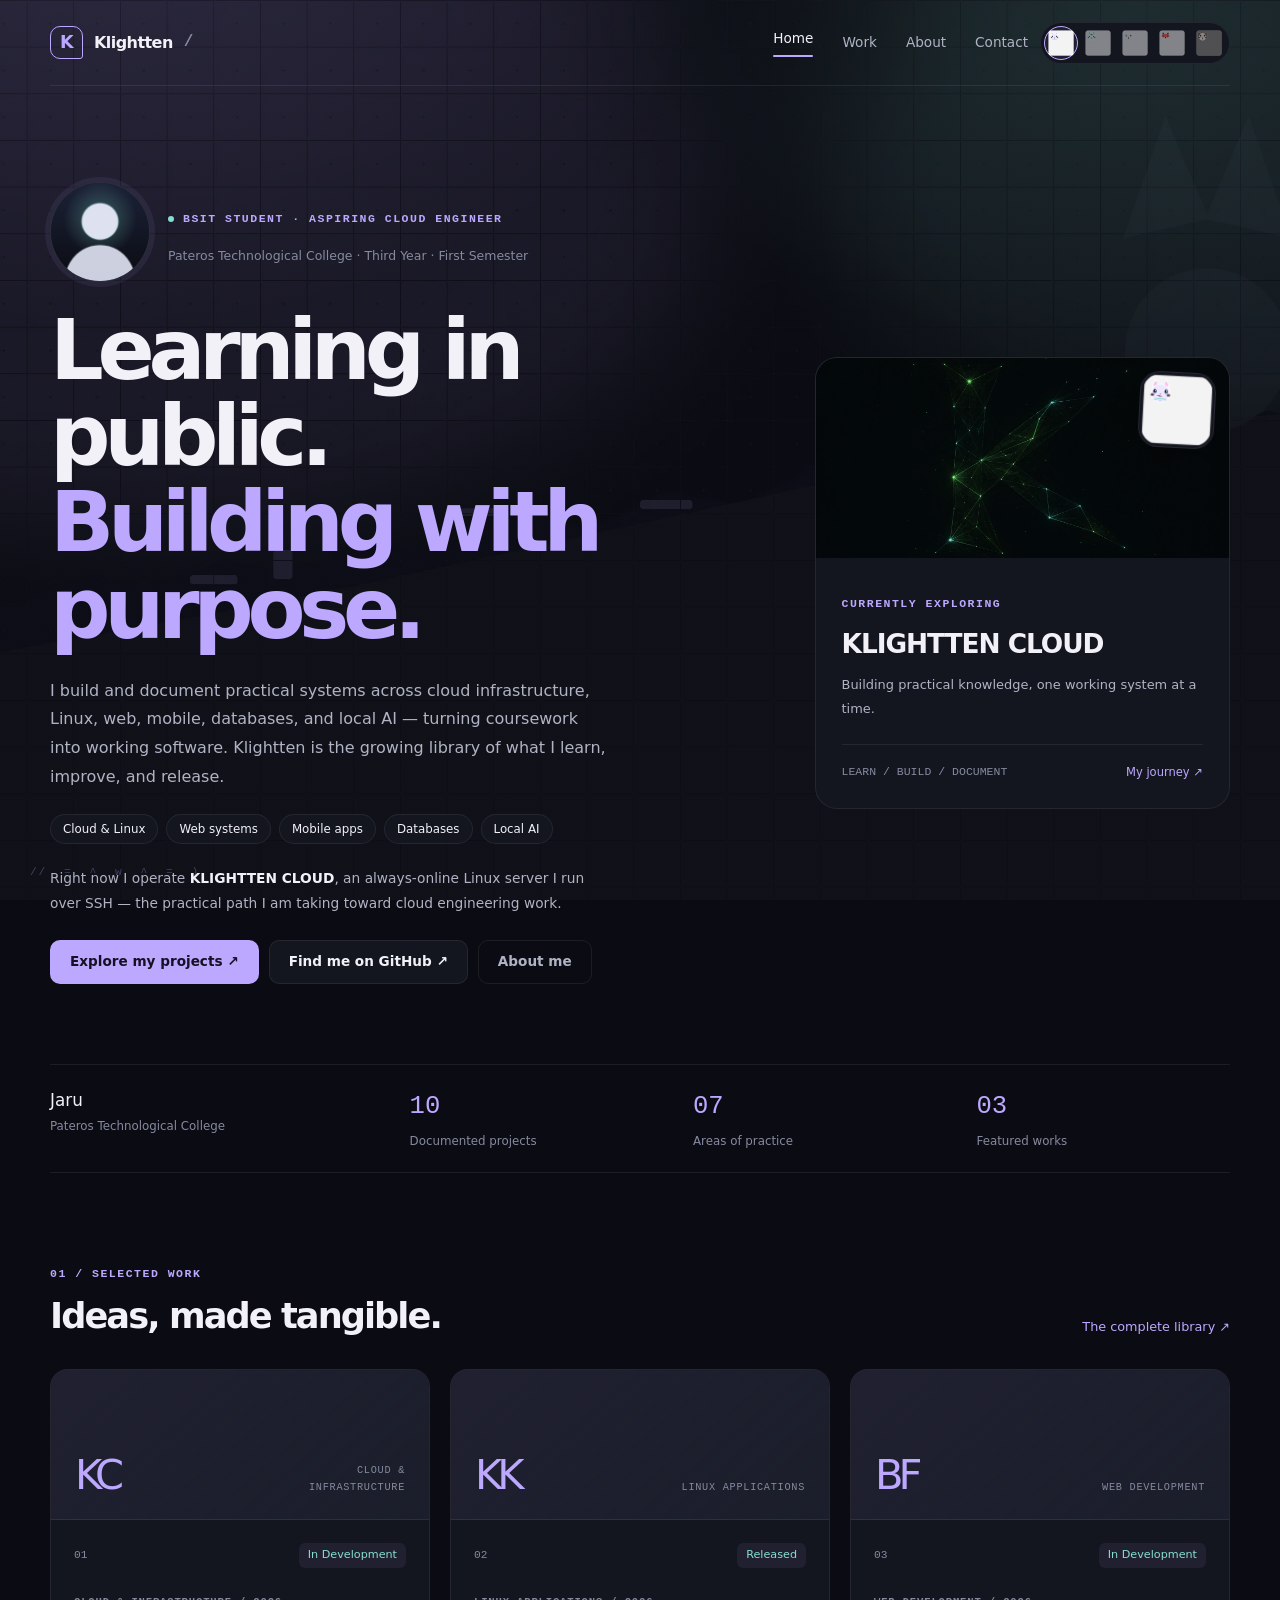
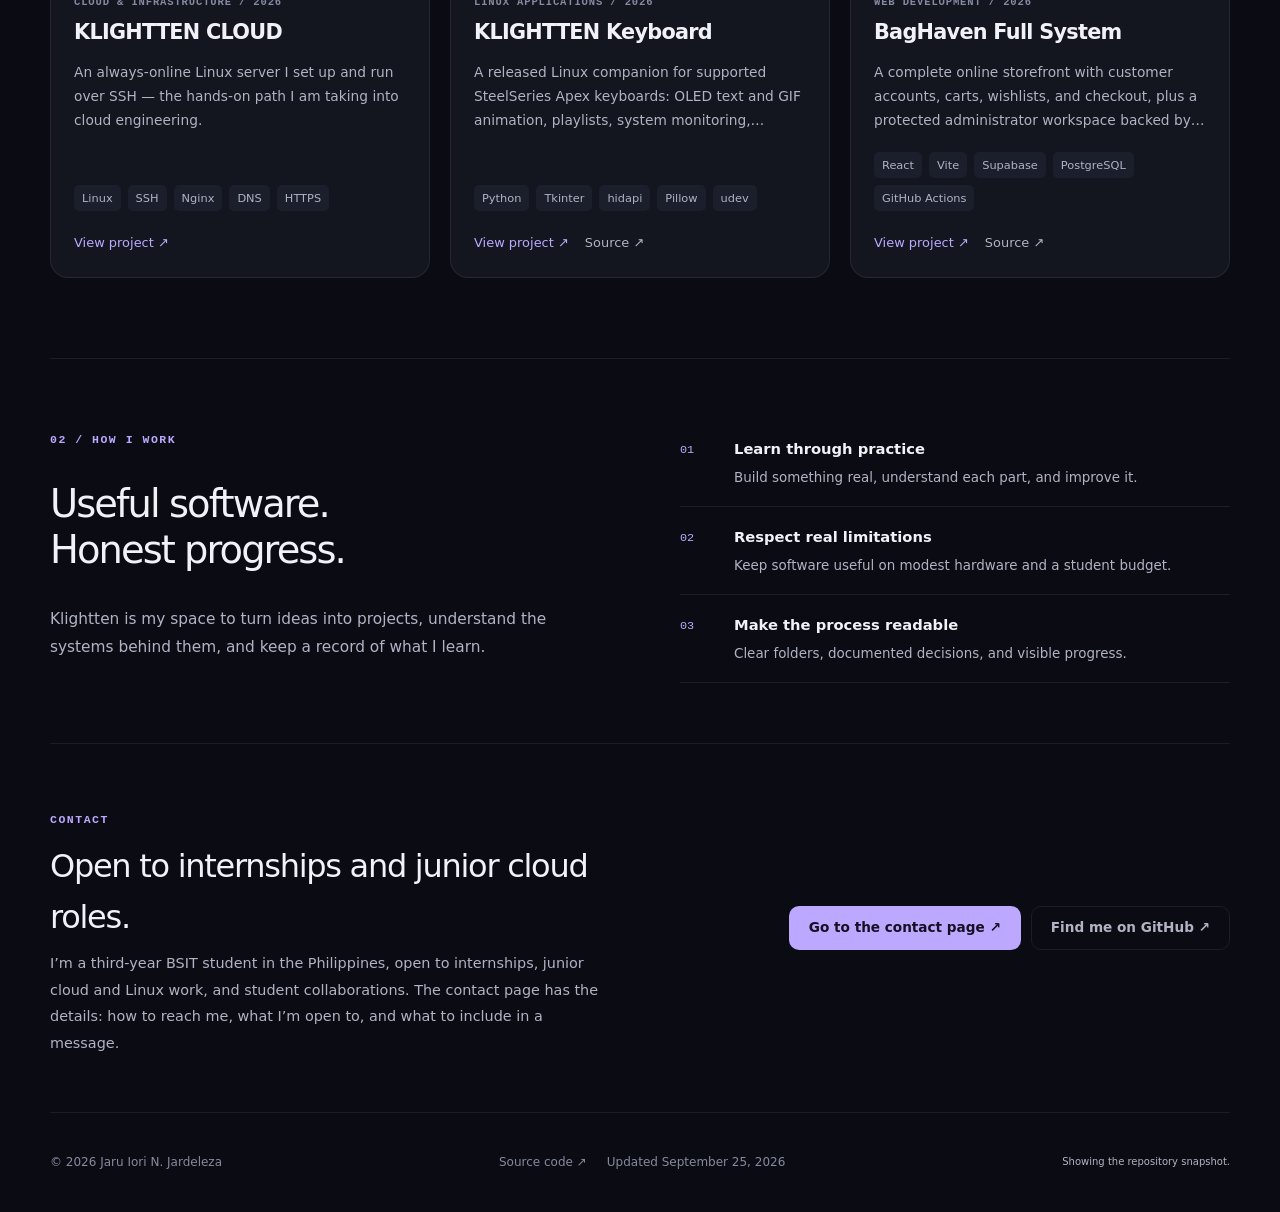
<file: docs/index.html>
<!doctype html>
<html lang="en" data-theme="neon-arcade">
  <head>
    <meta charset="utf-8" />
    <meta name="viewport" content="width=device-width, initial-scale=1" />
    <meta
      name="description"
      content="The work and learning journey of Jaru Iori N. Jardeleza. Cloud, Linux, web, mobile, and AI projects."
    />
    <meta name="theme-color" content="#0b0c13" />
    <meta name="referrer" content="strict-origin-when-cross-origin" />
    <meta
      http-equiv="Content-Security-Policy"
      content="default-src 'self'; script-src 'self'; style-src 'self'; img-src 'self' https: http:; connect-src 'self' https://equallearn-test-default-rtdb.firebaseio.com; object-src 'none'; base-uri 'self'; form-action 'none'"
    />
    <meta property="og:title" content="Jaru Iori N. Jardeleza — Klightten" />
    <meta
      property="og:description"
      content="Jaru Iori N. Jardeleza · BSIT student and aspiring cloud engineer."
    />
    <meta property="og:type" content="website" />
    <link rel="canonical" href="https://jardeleza0921.github.io/KLIGHTTEN-PORTFOLIO/" />
    <title>Jaru Iori N. Jardeleza — Klightten</title>
    <link rel="icon" href="assets/images/favicon.svg" />
    <link rel="stylesheet" href="assets/css/theme.css" />
    <link rel="stylesheet" href="assets/css/portfolio.css" />
    <script type="module" src="assets/js/portfolio.js"></script>
  </head>
  <body data-page="home">
    <a class="skip-link" href="#main">Skip to content</a>
    <div class="container">
      <header class="site-header">
        <a class="brand" href="./" aria-label="Klightten home"
          ><span class="brand-mark">K</span>Klightten<span class="dim mono">/</span></a
        >
        <div class="nav-tools">
          <nav class="nav" aria-label="Main navigation">
            <a href="./" aria-current="page">Home</a>
            <a href="work.html">Work</a>
            <a href="about.html">About</a>
            <a href="contact.html">Contact</a>
          </nav>
          <div
            class="theme-picker"
            data-theme-picker
            role="group"
            aria-label="Klightten color theme"
          ></div>
        </div>
      </header>
      <p class="empty" data-load-notice role="alert" hidden></p>
      <noscript
        ><p class="empty">
          Enable JavaScript to load the project library. My source code and project notes are
          available on <a href="https://github.com/Jardeleza0921/KLIGHTTEN-PORTFOLIO">GitHub</a>.
        </p></noscript
      >
      <main id="main">
        <section class="hero">
          <div class="hero-copy">
            <div class="hero-profile">
              <img
                class="profile-photo"
                data-artwork
                src="assets/images/profile.png"
                alt="Portrait of Jaru Iori N. Jardeleza"
                width="100"
                height="100"
              />
              <div class="hero-identity">
                <p class="eyebrow">
                  <span class="signal"></span
                  ><span data-profile="role">BSIT Student · Aspiring Cloud Engineer</span>
                </p>
                <p class="hero-role">
                  <span data-profile="school">Pateros Technological College</span>
                  <span aria-hidden="true">·</span>
                  <span data-profile="stage">Third Year · First Semester</span>
                </p>
              </div>
            </div>
            <h1 data-headline>Learning in public.<em>Building with purpose.</em></h1>
            <p class="hero-intro" data-profile="intro">
              I build and document practical systems across cloud infrastructure, Linux, web, mobile,
              databases, and local AI — turning coursework into working software. Klightten is the
              growing library of what I learn, improve, and release.
            </p>
            <ul class="hero-focus" aria-label="Technical focus">
              <li>Cloud &amp; Linux</li>
              <li>Web systems</li>
              <li>Mobile apps</li>
              <li>Databases</li>
              <li>Local AI</li>
            </ul>
            <p class="hero-goal">
              Right now I operate <strong data-profile="currentFocus">KLIGHTTEN CLOUD</strong>, an
              always-online Linux server I run over SSH — the practical path I am taking toward
              cloud engineering work.
            </p>
            <div class="button-row">
              <a class="button" href="work.html">Explore my projects ↗</a
              ><a
                class="button secondary"
                data-github
                href="https://github.com/Jardeleza0921"
                target="_blank"
                rel="noopener noreferrer"
                >Find me on GitHub ↗</a
              ><a class="button quiet" href="about.html">About me</a>
            </div>
          </div>
          <aside class="focus-card" aria-label="Current focus">
            <img
              class="theme-mascot"
              data-mascot
              src="assets/images/mascots/cat.png"
              alt="Cat · Neon Arcade mascot sticker"
              width="76"
              height="76"
            />
            <picture class="focus-art">
              <source srcset="assets/images/klightten-network.webp" type="image/webp" />
              <img
                src="assets/images/klightten-network.png"
                alt=""
                width="500"
                height="200"
                decoding="async"
              />
            </picture>
            <div class="focus-content">
              <p class="eyebrow">Currently exploring</p>
              <h2 data-profile="currentFocus">KLIGHTTEN CLOUD</h2>
              <p class="reading-copy">
                Building practical knowledge, one working system at a time.
              </p>
              <div class="focus-footer">
                <span class="mono">LEARN / BUILD / DOCUMENT</span
                ><a href="about.html#journey">My journey ↗</a>
              </div>
            </div>
          </aside>
        </section>
        <section class="meta-strip" aria-label="Portfolio overview">
          <div>
            <strong data-profile="shortName">Jaru</strong>
            <p data-profile="school">Pateros Technological College</p>
          </div>
          <div>
            <strong class="mono" data-total>—</strong>
            <p>Documented projects</p>
          </div>
          <div>
            <strong class="mono" data-categories>—</strong>
            <p>Areas of practice</p>
          </div>
          <div>
            <strong class="mono" data-featured-count>—</strong>
            <p>Featured works</p>
          </div>
        </section>
        <section class="section">
          <div class="section-head">
            <div>
              <p class="eyebrow">01 / Selected work</p>
              <h2>Ideas, made tangible.</h2>
            </div>
            <a class="text-link" href="work.html">The complete library ↗</a>
          </div>
          <div class="project-grid" data-projects data-selected>
            <p class="empty">Loading selected work…</p>
          </div>
        </section>
        <section class="approach">
          <div>
            <p class="eyebrow">02 / How I work</p>
            <h2>Useful software.<br />Honest progress.</h2>
            <p class="reading-copy">
              Klightten is my space to turn ideas into projects, understand the systems behind them,
              and keep a record of what I learn.
            </p>
          </div>
          <div>
            <article class="principle">
              <span>01</span>
              <div>
                <h3>Learn through practice</h3>
                <p>Build something real, understand each part, and improve it.</p>
              </div>
            </article>
            <article class="principle">
              <span>02</span>
              <div>
                <h3>Respect real limitations</h3>
                <p>Keep software useful on modest hardware and a student budget.</p>
              </div>
            </article>
            <article class="principle">
              <span>03</span>
              <div>
                <h3>Make the process readable</h3>
                <p>Clear folders, documented decisions, and visible progress.</p>
              </div>
            </article>
          </div>
        </section>
        <section class="closing" id="contact">
          <div>
            <p class="eyebrow">Contact</p>
            <h2>Open to internships and junior cloud roles.</h2>
            <p class="reading-copy">
              I’m a third-year BSIT student in the Philippines, open to internships, junior cloud and
              Linux work, and student collaborations. The contact page has the details: how to reach
              me, what I’m open to, and what to include in a message.
            </p>
          </div>
          <div class="button-row">
            <a class="button" href="contact.html">Go to the contact page ↗</a>
            <a
              class="button quiet"
              data-github
              href="https://github.com/Jardeleza0921"
              target="_blank"
              rel="noopener noreferrer"
              >Find me on GitHub ↗</a
            >
          </div>
        </section>
      </main>
      <footer class="site-footer">
        <p>© <span data-year>2026</span> <span data-profile="name">Jaru Iori N. Jardeleza</span></p>
        <nav aria-label="Footer">
          <a
            href="https://github.com/Jardeleza0921/KLIGHTTEN-PORTFOLIO"
            target="_blank"
            rel="noopener noreferrer"
            >Source code ↗</a
          ><span>Updated <span data-updated>September 2026</span></span>
        </nav>
      </footer>
    </div>
    <dialog data-project-dialog aria-labelledby="project-dialog-title">
      <div class="dialog-bar">
        <span class="eyebrow">Project notes</span
        ><button type="button" data-close-dialog aria-label="Close project">×</button>
      </div>
      <div class="dialog-body" data-project-detail></div>
    </dialog>
  </body>
</html>
</file>
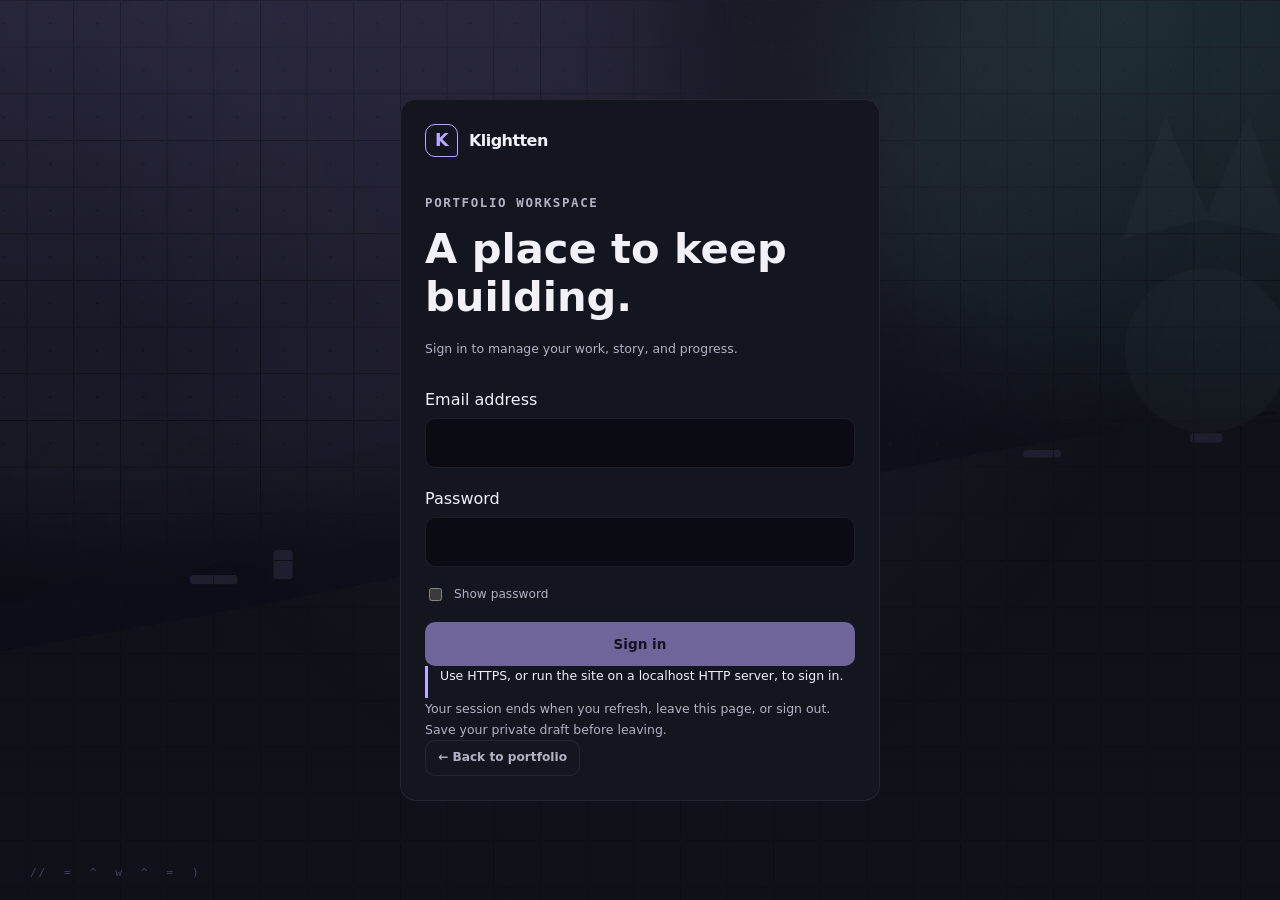
<file: docs/admin/index.html>
<!doctype html>
<html lang="en" data-theme="neon-arcade">
  <head>
    <meta charset="utf-8" />
    <meta name="viewport" content="width=device-width, initial-scale=1" />
    <meta name="robots" content="noindex,nofollow" />
    <meta name="referrer" content="no-referrer" />
    <meta
      http-equiv="Content-Security-Policy"
      content="default-src 'self'; script-src 'self' https://www.gstatic.com/firebasejs/12.18.0/; style-src 'self'; img-src 'self' https: http:; connect-src 'self' https://www.gstatic.com/firebasejs/12.18.0/ https://identitytoolkit.googleapis.com https://securetoken.googleapis.com https://equallearn-test-default-rtdb.firebaseio.com; object-src 'none'; base-uri 'self'; form-action 'none'"
    />
    <title>Klightten — Private workspace</title>
    <link rel="icon" href="../assets/images/favicon.svg" />
    <link rel="stylesheet" href="../assets/css/theme.css" />
    <link rel="stylesheet" href="../assets/css/portfolio.css" />
    <link rel="stylesheet" href="assets/css/admin.css" />
    <script type="module" src="assets/js/auth.js"></script>
  </head>
  <body>
    <noscript
      ><p>
        Enable JavaScript to sign in. The public portfolio is available at the link below.
      </p></noscript
    >
    <main class="auth-panel" data-login-panel>
      <section class="auth-card card" aria-labelledby="login-title">
        <a class="brand" href="../"><span class="brand-mark">K</span><span>Klightten</span></a>
        <p class="eyebrow">Portfolio workspace</p>
        <h1 id="login-title">A place to keep building.</h1>
        <p class="muted">Sign in to manage your work, story, and progress.</p>
        <form data-login-form>
          <label class="field"
            >Email address
            <input name="email" type="email" autocomplete="username" required maxlength="254" />
          </label>
          <label class="field"
            >Password
            <input name="password" type="password" autocomplete="current-password" required />
          </label>
          <label class="check"><input type="checkbox" data-show-password /> Show password</label>
          <button class="button" type="submit" data-login-submit disabled>Sign in</button>
        </form>
        <p class="auth-message" data-login-message role="status" aria-live="polite">
          Preparing secure sign-in…
        </p>
        <p class="auth-note">
          Your session ends when you refresh, leave this page, or sign out. Save your private draft
          before leaving.
        </p>
        <a class="button quiet small" href="../">← Back to portfolio</a>
      </section>
    </main>
    <div class="admin-shell" data-admin-shell hidden>
      <aside class="sidebar">
        <a class="brand" href="#overview"
          ><span class="brand-mark">K</span><span>Klightten Admin</span></a
        >
        <nav class="admin-nav" aria-label="Admin sections">
          <button type="button" data-section="overview" aria-current="page">
            <span class="nav-number">01</span><span>Overview</span>
          </button>
          <button type="button" data-section="projects">
            <span class="nav-number">02</span><span>Work library</span>
          </button>
          <button type="button" data-section="profile">
            <span class="nav-number">03</span><span>Profile</span>
          </button>
          <button type="button" data-section="learning">
            <span class="nav-number">04</span><span>Learning</span>
          </button>
          <button type="button" data-section="appearance">
            <span class="nav-number">05</span><span>Appearance</span>
          </button>
          <button type="button" data-section="publish">
            <span class="nav-number">06</span><span>Publish & backup</span>
          </button>
        </nav>
        <p class="sidebar-footer">
          <span class="local-light"></span>Private workspace<br />Signed-in session · 30-minute idle
          lock
        </p>
      </aside>
      <div class="admin-main">
        <header class="admin-header">
          <div>
            <p class="eyebrow">Jaru’s workspace</p>
            <h1 data-section-title>Overview</h1>
          </div>
          <div class="admin-status">
            <span data-save-state>Working copy ready</span>
            <a class="button small secondary" href="../" target="_blank" rel="noopener noreferrer"
              >View portfolio ↗</a
            >
            <button class="button small secondary" data-preview type="button">
              Preview draft ↗
            </button>
            <button class="button small" data-cloud-save type="button">Save private draft</button>
            <button class="button small quiet" data-logout type="button">Sign out</button>
          </div>
        </header>
        <main class="admin-content">
          <section class="admin-panel" data-panel="overview">
            <header>
              <div>
                <p class="eyebrow">01 / Overview</p>
                <h2>Your portfolio at a glance.</h2>
              </div>
            </header>
            <div class="stats">
              <div class="stat">
                <strong data-stat-total>0</strong><span>Workspace projects</span>
              </div>
              <div class="stat">
                <strong data-stat-public>0</strong><span>Public projects</span>
              </div>
              <div class="stat">
                <strong data-stat-featured>0</strong><span>Featured projects</span>
              </div>
              <div class="stat"><strong data-stat-groups>0</strong><span>Skill groups</span></div>
            </div>
            <div class="card-grid">
              <article class="card">
                <h3>Continue the library</h3>
                <p>
                  Add a project, adjust its status, or keep it as a private draft until it is ready.
                </p>
                <div class="button-row">
                  <button class="button small" type="button" data-go="projects">
                    Manage projects
                  </button>
                </div>
              </article>
              <article class="card">
                <h3>Publish deliberately</h3>
                <p>
                  Apply form changes, save a private draft, then publish when you are ready. Only
                  projects included for publication appear on the public website.
                </p>
                <div class="button-row">
                  <button class="button small secondary" type="button" data-go="publish">
                    Open publishing
                  </button>
                </div>
              </article>
            </div>
          </section>
          <section class="admin-panel" data-panel="projects" hidden>
            <header>
              <div>
                <p class="eyebrow">02 / Work library</p>
                <h2>Projects and progress.</h2>
              </div>
              <button class="button small" data-add-project type="button">+ Add project</button>
            </header>
            <div class="toolbar">
              <input
                type="search"
                data-project-search
                placeholder="Search projects…"
                aria-label="Search projects"
              /><select data-project-visibility aria-label="Project visibility">
                <option value="">All visibility</option>
                <option value="public">Included on next publish</option>
                <option value="private">Private drafts</option>
              </select>
            </div>
            <div class="project-list" data-project-list></div>
          </section>
          <section class="admin-panel" data-panel="profile" hidden>
            <header>
              <div>
                <p class="eyebrow">03 / Profile</p>
                <h2>Your story and direction.</h2>
              </div>
            </header>
            <form class="card" data-profile-form>
              <div class="form-grid">
                <div class="field">
                  <label>Full name<input name="name" required maxlength="160" /></label>
                </div>
                <div class="field">
                  <label>Short name<input name="shortName" maxlength="60" /></label>
                </div>
                <div class="field">
                  <label>Role<input name="role" maxlength="180" /></label>
                </div>
                <div class="field">
                  <label>Current focus<input name="currentFocus" maxlength="160" /></label>
                </div>
                <div class="field">
                  <label>School<input name="school" maxlength="180" /></label>
                </div>
                <div class="field">
                  <label>Academic stage<input name="stage" maxlength="100" /></label>
                </div>
                <div class="field">
                  <label>Location<input name="location" maxlength="120" /></label>
                </div>
                <div class="field">
                  <label>GitHub profile<input name="github" type="url" /></label>
                </div>
                <div class="field wide">
                  <label>Headline<input name="headline" maxlength="180" /></label>
                </div>
                <div class="field wide">
                  <label
                    >Short introduction<textarea name="intro" maxlength="1000"></textarea>
                  </label>
                </div>
                <div class="field wide">
                  <label
                    >About me<textarea name="about" rows="9" maxlength="6000"></textarea>
                  </label>
                </div>
              </div>
              <div class="form-footer">
                <button class="button" type="submit">Apply profile changes</button>
              </div>
            </form>
          </section>
          <section class="admin-panel" data-panel="learning" hidden>
            <header>
              <div>
                <p class="eyebrow">04 / Learning</p>
                <h2>Skills and roadmap.</h2>
              </div>
            </header>
            <div class="stack">
              <div class="card">
                <div class="section-head">
                  <h3>Skill groups</h3>
                  <button class="button small secondary" type="button" data-add-skill>
                    + Add group
                  </button>
                </div>
                <div class="stack" data-skill-list></div>
              </div>
              <div class="card">
                <div class="section-head">
                  <h3>Learning roadmap</h3>
                  <button class="button small secondary" type="button" data-add-journey>
                    + Add milestone
                  </button>
                </div>
                <div class="stack" data-journey-list></div>
              </div>
            </div>
          </section>
          <section class="admin-panel" data-panel="appearance" hidden>
            <header>
              <div>
                <p class="eyebrow">05 / Appearance</p>
                <h2>Public website settings.</h2>
              </div>
            </header>
            <form class="card" data-settings-form>
              <div class="settings-row">
                <div>
                  <h3>Browser title</h3>
                  <p>The site name shown in a browser tab and search previews.</p>
                </div>
                <input name="siteTitle" maxlength="120" aria-label="Browser title" />
              </div>
              <div class="settings-row">
                <div>
                  <h3>Site description</h3>
                  <p>A concise summary for page metadata.</p>
                </div>
                <textarea
                  name="description"
                  maxlength="300"
                  aria-label="Site description"
                ></textarea>
              </div>
              <div class="settings-row">
                <div>
                  <h3>Default color theme</h3>
                  <p>Visitors can still choose another Klightten theme.</p>
                </div>
                <select name="defaultTheme" aria-label="Default color theme"></select>
              </div>
              <div class="settings-row">
                <div>
                  <h3>Projects per page</h3>
                  <p>Controls pagination on the public Work page.</p>
                </div>
                <select name="projectsPerPage" aria-label="Projects per page">
                  <option>6</option>
                  <option>9</option>
                  <option>12</option>
                  <option>24</option>
                </select>
              </div>
              <div class="settings-row">
                <div>
                  <h3>Interface motion</h3>
                  <p>Animations still respect the visitor’s reduced-motion setting.</p>
                </div>
                <label class="check"
                  ><input type="checkbox" name="motion" /> Allow subtle motion</label
                >
              </div>
              <div class="form-footer">
                <button class="button" type="submit">Apply appearance changes</button>
              </div>
            </form>
          </section>
          <section class="admin-panel" data-panel="publish" hidden>
            <header>
              <div>
                <p class="eyebrow">06 / Publish & backup</p>
                <h2>Save privately. Publish deliberately.</h2>
              </div>
            </header>
            <div class="stack">
              <div class="card">
                <h3>Your cloud working copy</h3>
                <p>
                  Apply any open form, then use Save private draft above to keep your edits online.
                  Drafts are not public. Reload fetches the newest cloud version and replaces this
                  working copy, so export a backup first if you need it.
                </p>
                <div class="button-row">
                  <button class="button small secondary" data-cloud-reload type="button">
                    Reload cloud data
                  </button>
                </div>
              </div>
              <div class="card publish-card">
                <h3>Publish your portfolio</h3>
                <p>
                  Preview the working copy before publishing. Publishing first saves the private
                  draft, then updates the live portfolio. It does not create a GitHub commit.
                </p>
                <div class="button-row">
                  <button class="button" data-cloud-publish type="button">Publish portfolio</button>
                  <a class="button quiet small" href="../" target="_blank" rel="noopener noreferrer"
                    >View live portfolio ↗</a
                  >
                </div>
                <div class="publish-state connection-field" data-publish-state role="status"></div>
              </div>
              <div class="card">
                <h3>Export public content</h3>
                <p>
                  Save your forms and review the draft preview. Only projects marked for the public
                  website are included. A download does not publish anything.
                </p>
                <div class="button-row">
                  <button class="button small" data-export-public type="button">
                    Export public JSON
                  </button>
                </div>
                <details class="connection-field">
                  <summary>Review or copy the last export</summary>
                  <label class="field connection-field"
                    >Public JSON
                    <textarea
                      data-public-json
                      readonly
                      rows="12"
                      spellcheck="false"
                      placeholder="Export public JSON to prepare this text."
                    ></textarea>
                  </label>
                </details>
              </div>
              <div class="card">
                <h3>Keep a repository snapshot</h3>
                <p>
                  The website uses the repository snapshot when cloud content is unavailable. Export
                  public JSON and commit it on GitHub when you want to update that fallback. Editing
                  this file does not replace an existing cloud publication.
                </p>
                <code class="code-value" data-destination></code>
                <div class="button-row connection-field">
                  <a
                    class="button small"
                    data-github-editor
                    target="_blank"
                    rel="noopener noreferrer"
                    >Edit on GitHub ↗</a
                  >
                  <a
                    class="button small quiet"
                    data-github-current
                    target="_blank"
                    rel="noopener noreferrer"
                    >View current snapshot ↗</a
                  >
                </div>
              </div>
              <details class="card">
                <summary>Backups and recovery</summary>
                <p>
                  Full backups include unpublished projects. Keep them outside the public
                  repository. This editor does not keep drafts in browser storage: save them to the
                  private cloud draft or download a full backup before leaving.
                </p>
                <div class="button-row">
                  <button class="button small secondary" data-export type="button">
                    Download workspace backup
                  </button>
                  <label class="button small quiet"
                    >Import JSON or backup<input
                      class="sr-only"
                      data-import
                      type="file"
                      accept=".json,.js,application/json"
                  /></label>
                  <button class="button small danger" data-reset type="button">
                    Restore bundled snapshot
                  </button>
                </div>
              </details>
            </div>
          </section>
        </main>
      </div>
    </div>
    <dialog data-project-dialog aria-labelledby="editor-title">
      <div class="dialog-bar">
        <span class="eyebrow">Project editor</span
        ><button type="button" data-close-project aria-label="Close editor">×</button>
      </div>
      <form class="dialog-body" data-project-form>
        <input type="hidden" name="originalId" />
        <h2 id="editor-title">Project details</h2>
        <div class="form-grid">
          <div class="field">
            <label>Project title *<input name="title" required maxlength="160" /></label>
          </div>
          <div class="field">
            <label
              >Project ID *<input name="id" required maxlength="100" pattern="[a-z0-9-]+" /></label
            ><small>Lowercase letters, numbers, and hyphens.</small>
          </div>
          <div class="field">
            <label>Category<input name="category" maxlength="100" /></label>
          </div>
          <div class="field">
            <label>Status<input name="status" maxlength="100" /></label>
          </div>
          <div class="field">
            <label>Year<input name="year" maxlength="20" /></label>
          </div>
          <div class="field">
            <label>Technologies<input name="tech" placeholder="Linux, Python, GTK" /></label>
          </div>
          <div class="field wide">
            <label>Card summary<input name="summary" maxlength="260" /></label>
          </div>
          <div class="field wide">
            <label
              >Full description *<textarea
                name="description"
                rows="7"
                required
                maxlength="12000"
              ></textarea>
            </label>
          </div>
          <div class="field wide">
            <label>Your role<input name="role" maxlength="300" /></label>
          </div>
          <div class="field">
            <label>Live URL<input name="liveUrl" type="url" /></label>
          </div>
          <div class="field">
            <label>Repository URL<input name="repoUrl" type="url" /></label>
          </div>
          <div class="field">
            <label>Documentation URL<input name="notesUrl" type="url" /></label>
          </div>
          <div class="field">
            <label>Cover image URL<input name="coverUrl" type="url" /></label>
          </div>
          <div class="field wide">
            <label>Cover image description<input name="coverAlt" maxlength="240" /></label>
          </div>
          <label class="check"
            ><input name="published" type="checkbox" checked /> Include on the public website</label
          ><label class="check"
            ><input name="featured" type="checkbox" /> Feature on the Home page</label
          >
        </div>
        <div class="form-footer">
          <button class="button secondary" data-close-project type="button">Cancel</button
          ><button class="button" type="submit">Apply project changes</button>
        </div>
      </form>
    </dialog>
    <dialog class="preview-dialog" data-preview-dialog aria-labelledby="preview-title">
      <div class="dialog-bar">
        <span id="preview-title" class="eyebrow">Public draft preview · not published</span
        ><button type="button" data-close-preview aria-label="Close preview">×</button>
      </div>
      <div class="dialog-body" data-preview-content></div>
    </dialog>
    <dialog data-detail-dialog aria-labelledby="project-dialog-title">
      <div class="dialog-bar">
        <span class="eyebrow">Project preview</span
        ><button type="button" data-close-detail aria-label="Close project preview">×</button>
      </div>
      <div class="dialog-body" data-preview-detail></div>
    </dialog>
    <div class="notice" data-notice hidden role="status" aria-live="polite"></div>
  </body>
</html>
</file>
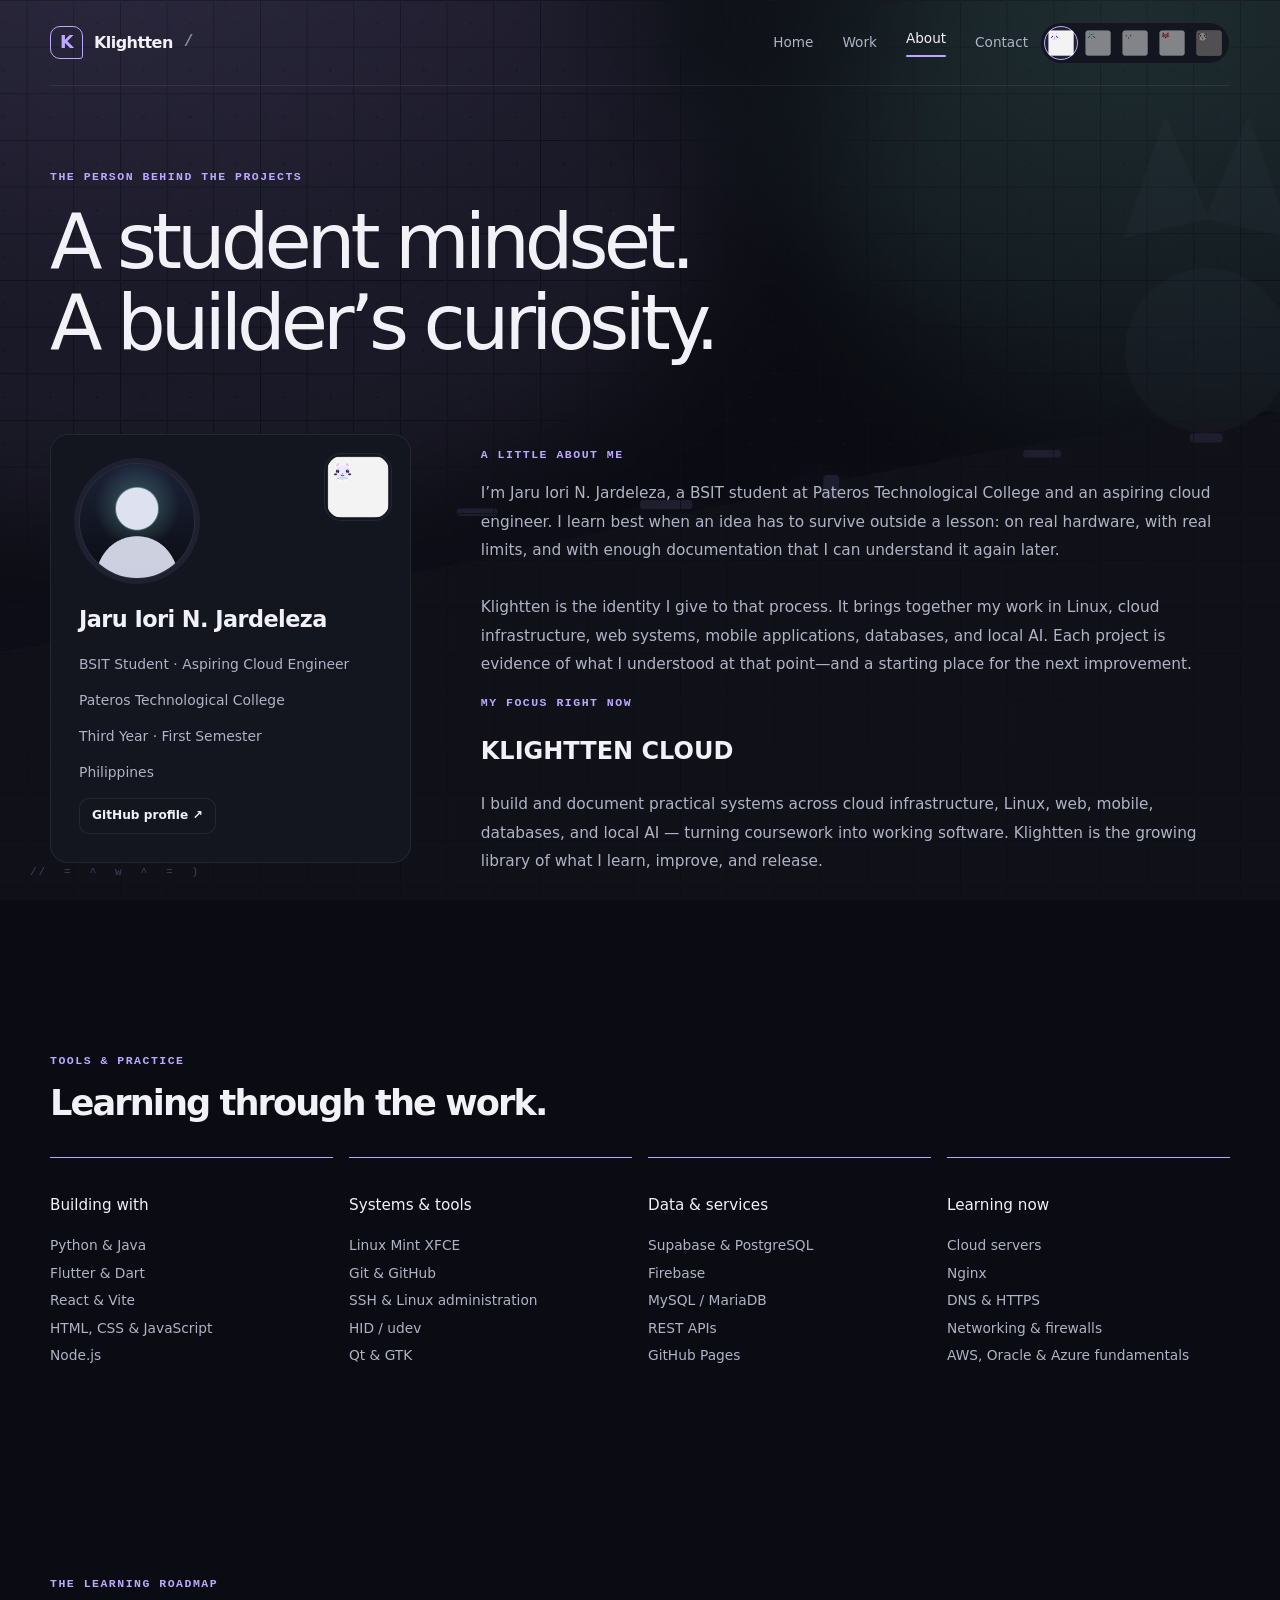
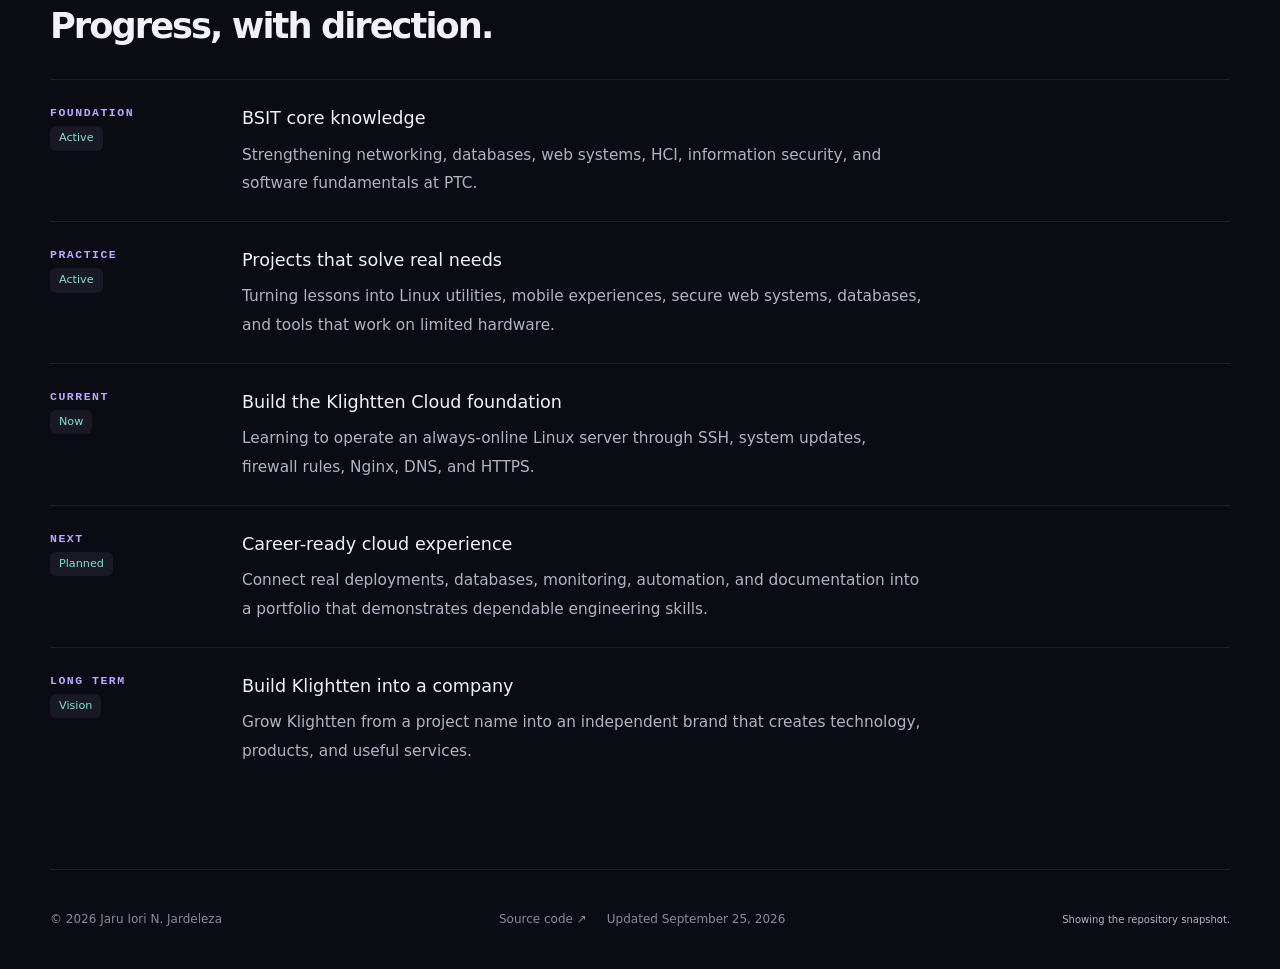
<file: docs/about.html>
<!doctype html>
<html lang="en" data-theme="neon-arcade">
  <head>
    <meta charset="utf-8" />
    <meta name="viewport" content="width=device-width, initial-scale=1" />
    <meta
      name="description"
      content="The work and learning journey of Jaru Iori N. Jardeleza. Cloud, Linux, web, mobile, and AI projects."
    />
    <meta name="theme-color" content="#0b0c13" />
    <meta name="referrer" content="strict-origin-when-cross-origin" />
    <meta
      http-equiv="Content-Security-Policy"
      content="default-src 'self'; script-src 'self'; style-src 'self'; img-src 'self' https: http:; connect-src 'self' https://equallearn-test-default-rtdb.firebaseio.com; object-src 'none'; base-uri 'self'; form-action 'none'"
    />
    <meta property="og:title" content="About Jaru — Klightten" />
    <meta
      property="og:description"
      content="Jaru Iori N. Jardeleza · BSIT student and aspiring cloud engineer."
    />
    <meta property="og:type" content="website" />
    <link rel="canonical" href="https://jardeleza0921.github.io/KLIGHTTEN-PORTFOLIO/about.html" />
    <title>About Jaru — Klightten</title>
    <link rel="icon" href="assets/images/favicon.svg" />
    <link rel="stylesheet" href="assets/css/theme.css" />
    <link rel="stylesheet" href="assets/css/portfolio.css" />
    <script type="module" src="assets/js/portfolio.js"></script>
  </head>
  <body data-page="about">
    <a class="skip-link" href="#main">Skip to content</a>
    <div class="container">
      <header class="site-header">
        <a class="brand" href="./" aria-label="Klightten home"
          ><span class="brand-mark">K</span>Klightten<span class="dim mono">/</span></a
        >
        <div class="nav-tools">
          <nav class="nav" aria-label="Main navigation">
            <a href="./">Home</a>
            <a href="work.html">Work</a>
            <a href="about.html" aria-current="page">About</a>
            <a href="index.html#contact">Contact</a>
          </nav>
          <div
            class="theme-picker"
            data-theme-picker
            role="group"
            aria-label="Klightten color theme"
          ></div>
        </div>
      </header>
      <p class="empty" data-load-notice role="alert" hidden></p>
      <noscript
        ><p class="empty">
          Enable JavaScript to load the project library. My source code and project notes are
          available on <a href="https://github.com/Jardeleza0921/KLIGHTTEN-PORTFOLIO">GitHub</a>.
        </p></noscript
      >
      <main id="main">
        <header class="page-heading">
          <p class="eyebrow">The person behind the projects</p>
          <h1>A student mindset.<br />A builder’s curiosity.</h1>
        </header>
        <section class="about-layout">
          <aside class="identity-card">
            <img
              class="theme-mascot"
              data-mascot
              src="assets/images/mascots/cat.png"
              alt="Cat · Neon Arcade mascot sticker"
              width="68"
              height="68"
            />
            <img
              class="profile-photo identity-photo"
              data-artwork
              src="assets/images/profile.png"
              alt="Portrait of Jaru Iori N. Jardeleza"
              width="116"
              height="116"
            />
            <h2 data-profile="name">Jaru Iori N. Jardeleza</h2>
            <p data-profile="role">BSIT Student · Aspiring Cloud Engineer</p>
            <p data-profile="school">Pateros Technological College</p>
            <p data-profile="stage">Third Year · First Semester</p>
            <p data-profile="location">Philippines</p>
            <a
              class="button secondary small"
              data-github
              href="https://github.com/Jardeleza0921"
              target="_blank"
              rel="noopener noreferrer"
              >GitHub profile ↗</a
            >
          </aside>
          <div>
            <p class="eyebrow">A little about me</p>
            <p class="reading-copy preserve-lines" data-profile="about"></p>
            <p class="eyebrow">My focus right now</p>
            <h2 data-profile="currentFocus">KLIGHTTEN CLOUD</h2>
            <p class="reading-copy" data-profile="intro"></p>
          </div>
        </section>
        <section class="section">
          <div class="section-head">
            <div>
              <p class="eyebrow">Tools &amp; practice</p>
              <h2>Learning through the work.</h2>
            </div>
          </div>
          <div class="skills-grid" data-skills></div>
        </section>
        <section class="section" id="journey">
          <div class="section-head">
            <div>
              <p class="eyebrow">The learning roadmap</p>
              <h2>Progress, with direction.</h2>
            </div>
          </div>
          <div class="journey" data-journey></div>
        </section>
      </main>
      <footer class="site-footer">
        <p>© <span data-year>2026</span> <span data-profile="name">Jaru Iori N. Jardeleza</span></p>
        <nav aria-label="Footer">
          <a
            href="https://github.com/Jardeleza0921/KLIGHTTEN-PORTFOLIO"
            target="_blank"
            rel="noopener noreferrer"
            >Source code ↗</a
          ><span>Updated <span data-updated>September 2026</span></span>
        </nav>
      </footer>
    </div>
    <dialog data-project-dialog aria-labelledby="project-dialog-title">
      <div class="dialog-bar">
        <span class="eyebrow">Project notes</span
        ><button type="button" data-close-dialog aria-label="Close project">×</button>
      </div>
      <div class="dialog-body" data-project-detail></div>
    </dialog>
  </body>
</html>
</file>
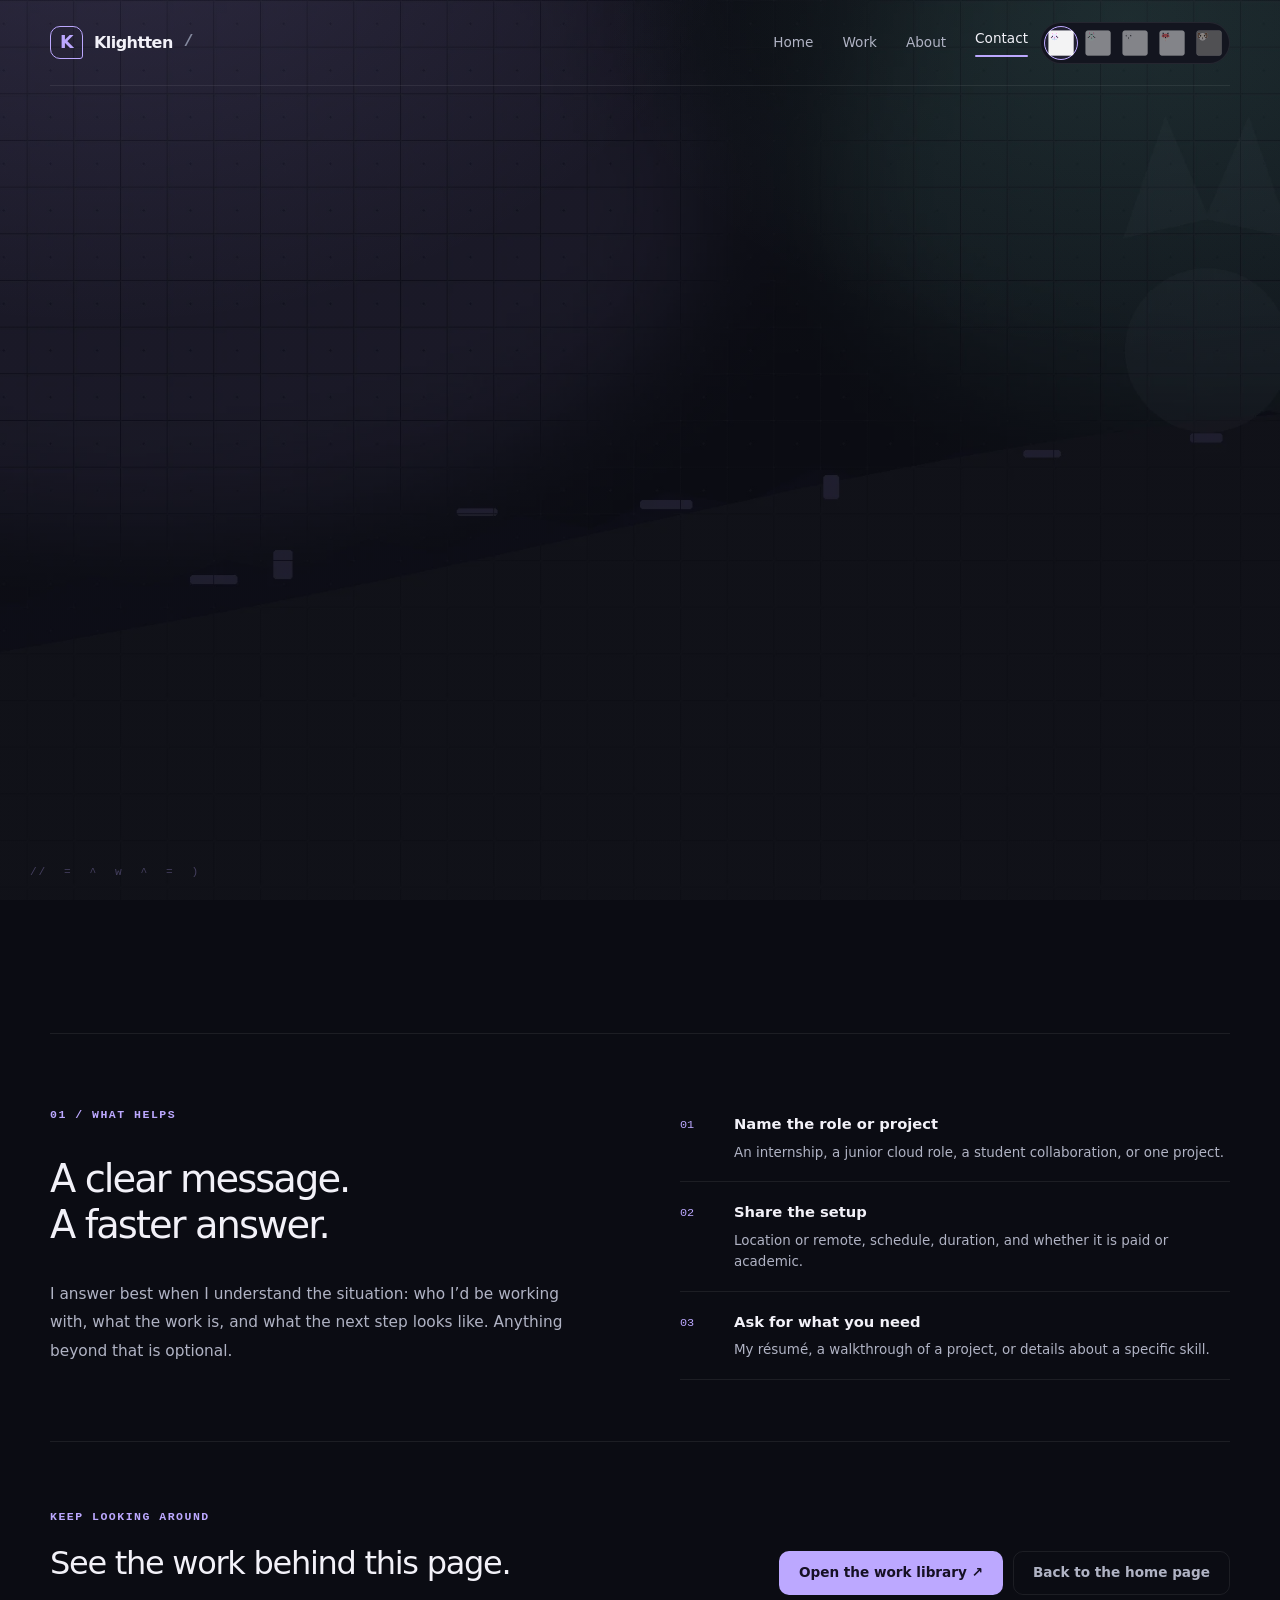
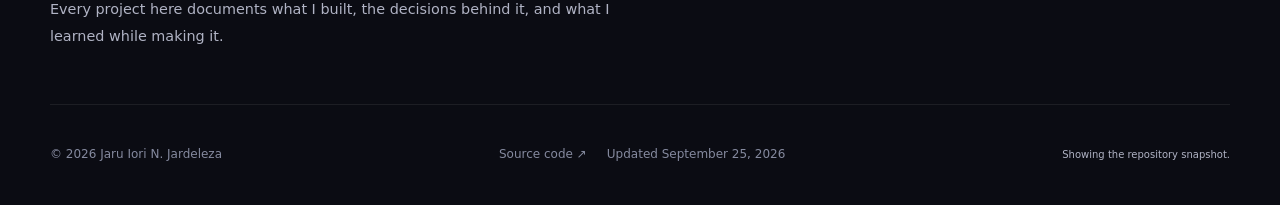
<file: docs/contact.html>
<!doctype html>
<html lang="en" data-theme="neon-arcade">
  <head>
    <meta charset="utf-8" />
    <meta name="viewport" content="width=device-width, initial-scale=1" />
    <meta
      name="description"
      content="Contact Jaru Iori N. Jardeleza about internships, junior cloud and Linux work, and student collaborations."
    />
    <meta name="theme-color" content="#0b0c13" />
    <meta name="referrer" content="strict-origin-when-cross-origin" />
    <meta
      http-equiv="Content-Security-Policy"
      content="default-src 'self'; script-src 'self'; style-src 'self'; img-src 'self' https: http:; connect-src 'self' https://equallearn-test-default-rtdb.firebaseio.com; object-src 'none'; base-uri 'self'; form-action 'none'"
    />
    <meta property="og:title" content="Contact Jaru — Klightten" />
    <meta
      property="og:description"
      content="Jaru Iori N. Jardeleza · BSIT student and aspiring cloud engineer."
    />
    <meta property="og:type" content="website" />
    <link rel="canonical" href="https://jardeleza0921.github.io/KLIGHTTEN-PORTFOLIO/contact.html" />
    <title>Contact Jaru — Klightten</title>
    <link rel="icon" href="assets/images/favicon.svg" />
    <link rel="stylesheet" href="assets/css/theme.css" />
    <link rel="stylesheet" href="assets/css/portfolio.css" />
    <script type="module" src="assets/js/portfolio.js"></script>
  </head>
  <body data-page="contact">
    <a class="skip-link" href="#main">Skip to content</a>
    <div class="container">
      <header class="site-header">
        <a class="brand" href="./" aria-label="Klightten home"
          ><span class="brand-mark">K</span>Klightten<span class="dim mono">/</span></a
        >
        <div class="nav-tools">
          <nav class="nav" aria-label="Main navigation">
            <a href="./">Home</a>
            <a href="work.html">Work</a>
            <a href="about.html">About</a>
            <a href="contact.html" aria-current="page">Contact</a>
          </nav>
          <div
            class="theme-picker"
            data-theme-picker
            role="group"
            aria-label="Klightten color theme"
          ></div>
        </div>
      </header>
      <p class="empty" data-load-notice role="alert" hidden></p>
      <noscript
        ><p class="empty">
          Enable JavaScript to load the project library. My source code and project notes are
          available on <a href="https://github.com/Jardeleza0921/KLIGHTTEN-PORTFOLIO">GitHub</a>.
        </p></noscript
      >
      <main id="main">
        <header class="page-heading">
          <p class="eyebrow">Contact / Klightten</p>
          <h1>Let’s talk about<br />the next step.</h1>
          <p class="reading-copy">
            I’m a third-year BSIT student in the Philippines, and I’m looking for work where I can
            keep learning in public: internships, junior cloud and Linux roles, and student
            collaborations.
          </p>
        </header>
        <section class="about-layout" aria-label="Contact details">
          <aside class="identity-card">
            <img
              class="theme-mascot"
              data-mascot
              src="assets/images/mascots/cat.png"
              alt="Cat · Neon Arcade mascot sticker"
              width="68"
              height="68"
            />
            <img
              class="profile-photo identity-photo"
              data-artwork
              src="assets/images/profile.png"
              alt="Portrait of Jaru Iori N. Jardeleza"
              width="116"
              height="116"
            />
            <h2 data-profile="name">Jaru Iori N. Jardeleza</h2>
            <p data-profile="role">BSIT Student · Aspiring Cloud Engineer</p>
            <p data-profile="school">Pateros Technological College</p>
            <p data-profile="stage">Third Year · First Semester</p>
            <p data-profile="location">Philippines</p>
            <a
              class="button secondary small"
              data-github
              href="https://github.com/Jardeleza0921"
              target="_blank"
              rel="noopener noreferrer"
              >GitHub profile ↗</a
            >
          </aside>
          <div>
            <p class="eyebrow">How to reach me</p>
            <h2>GitHub is where my work lives.</h2>
            <p class="reading-copy">
              There is no contact form here, so the fastest way to reach me is GitHub — open an issue
              on a project or send a direct message to my profile, and it reaches the same place as
              my code. Ask for my résumé and I’ll send it over.
            </p>
            <p class="reading-copy">
              I read everything and reply within a few days. A short note with the role or project,
              the setup, and what you’d like to know is all I need to answer properly.
            </p>
            <div class="button-row">
              <a
                class="button"
                data-github
                href="https://github.com/Jardeleza0921"
                target="_blank"
                rel="noopener noreferrer"
                >Message me on GitHub ↗</a
              >
              <a class="button quiet" href="work.html">See what I build</a>
            </div>
            <p class="eyebrow">Open to</p>
            <ul class="hero-focus" aria-label="Currently open to">
              <li>Internships</li>
              <li>Junior cloud roles</li>
              <li>Linux support work</li>
              <li>Student collaborations</li>
              <li>Open-source contributions</li>
            </ul>
          </div>
        </section>
        <section class="approach" aria-label="What helps me answer">
          <div>
            <p class="eyebrow">01 / What helps</p>
            <h2>A clear message.<br />A faster answer.</h2>
            <p class="reading-copy">
              I answer best when I understand the situation: who I’d be working with, what the work
              is, and what the next step looks like. Anything beyond that is optional.
            </p>
          </div>
          <div>
            <article class="principle">
              <span>01</span>
              <div>
                <h3>Name the role or project</h3>
                <p>An internship, a junior cloud role, a student collaboration, or one project.</p>
              </div>
            </article>
            <article class="principle">
              <span>02</span>
              <div>
                <h3>Share the setup</h3>
                <p>Location or remote, schedule, duration, and whether it is paid or academic.</p>
              </div>
            </article>
            <article class="principle">
              <span>03</span>
              <div>
                <h3>Ask for what you need</h3>
                <p>My résumé, a walkthrough of a project, or details about a specific skill.</p>
              </div>
            </article>
          </div>
        </section>
        <section class="closing">
          <div>
            <p class="eyebrow">Keep looking around</p>
            <h2>See the work behind this page.</h2>
            <p class="reading-copy">
              Every project here documents what I built, the decisions behind it, and what I learned
              while making it.
            </p>
          </div>
          <div class="button-row">
            <a class="button" href="work.html">Open the work library ↗</a>
            <a class="button quiet" href="./">Back to the home page</a>
          </div>
        </section>
      </main>
      <footer class="site-footer">
        <p>© <span data-year>2026</span> <span data-profile="name">Jaru Iori N. Jardeleza</span></p>
        <nav aria-label="Footer">
          <a
            href="https://github.com/Jardeleza0921/KLIGHTTEN-PORTFOLIO"
            target="_blank"
            rel="noopener noreferrer"
            >Source code ↗</a
          ><span>Updated <span data-updated>September 2026</span></span>
        </nav>
      </footer>
    </div>
    <dialog data-project-dialog aria-labelledby="project-dialog-title">
      <div class="dialog-bar">
        <span class="eyebrow">Project notes</span
        ><button type="button" data-close-dialog aria-label="Close project">×</button>
      </div>
      <div class="dialog-body" data-project-detail></div>
    </dialog>
  </body>
</html>
</file>
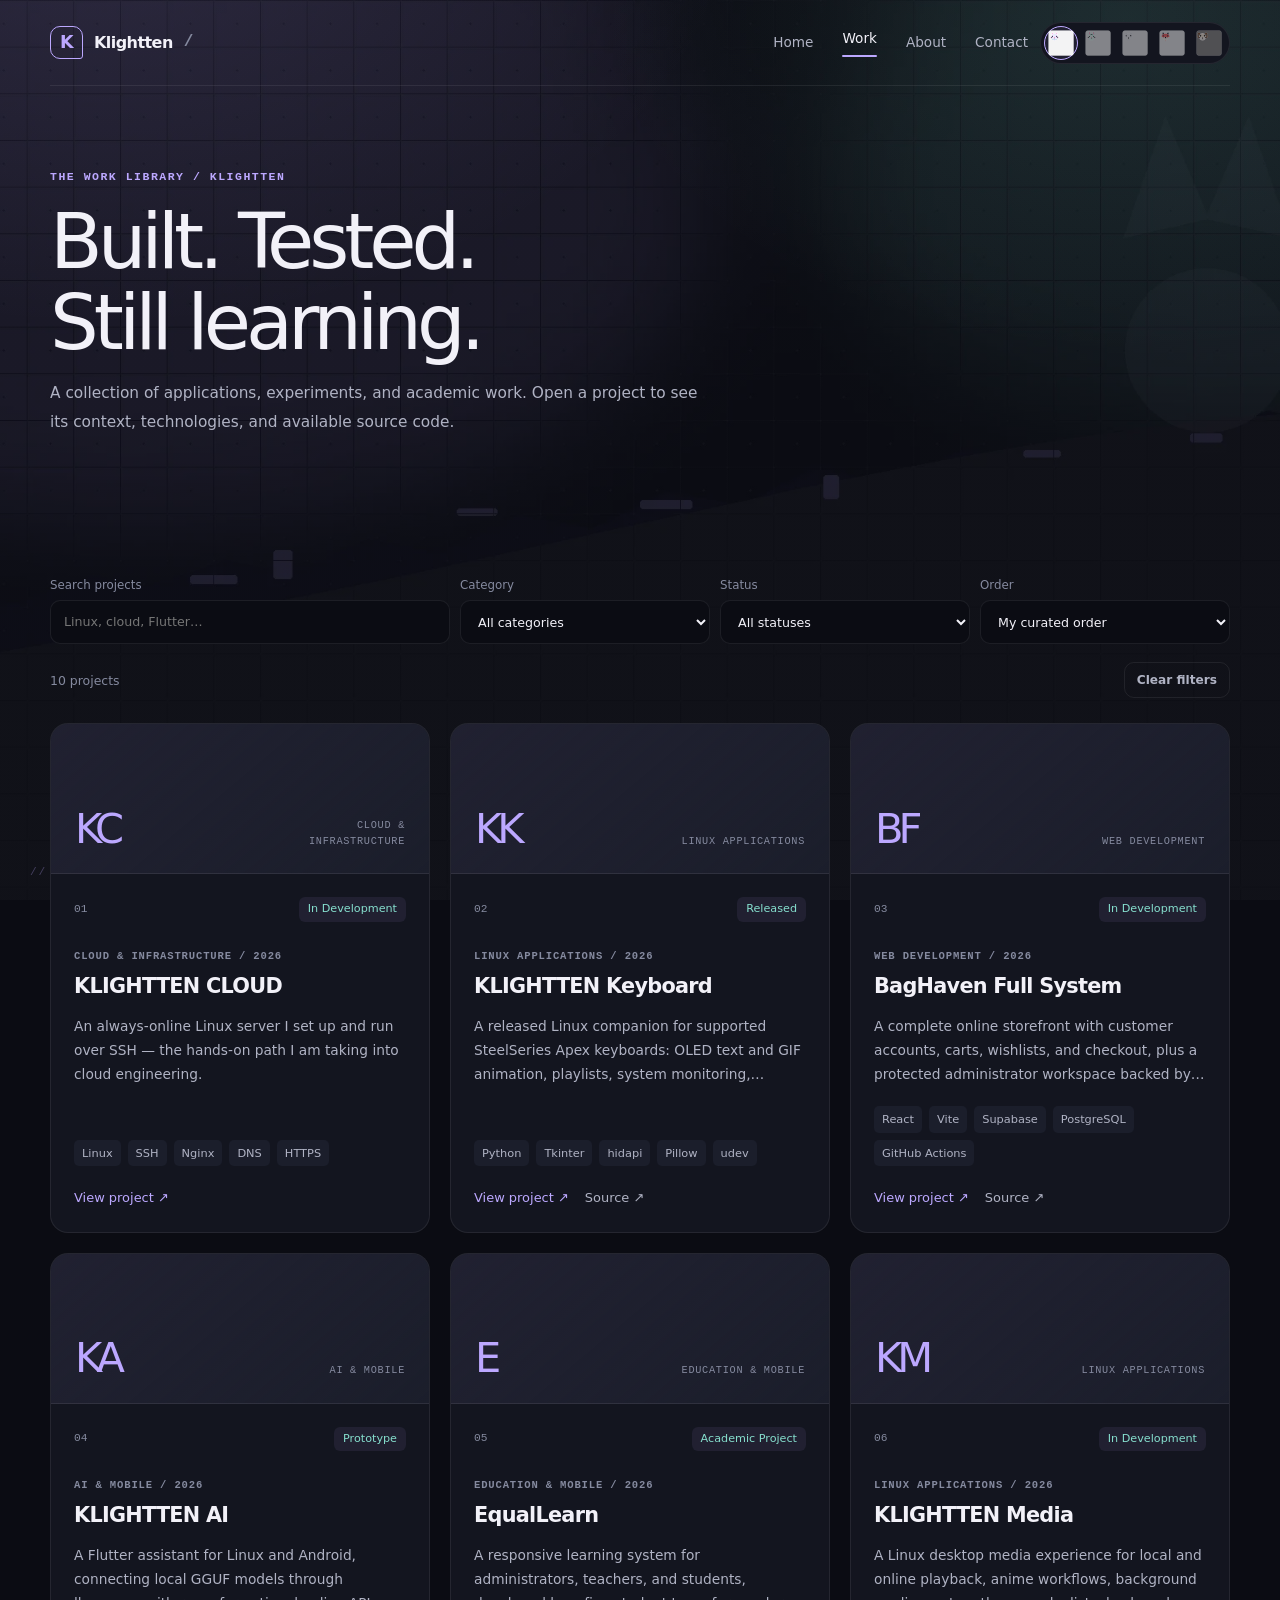
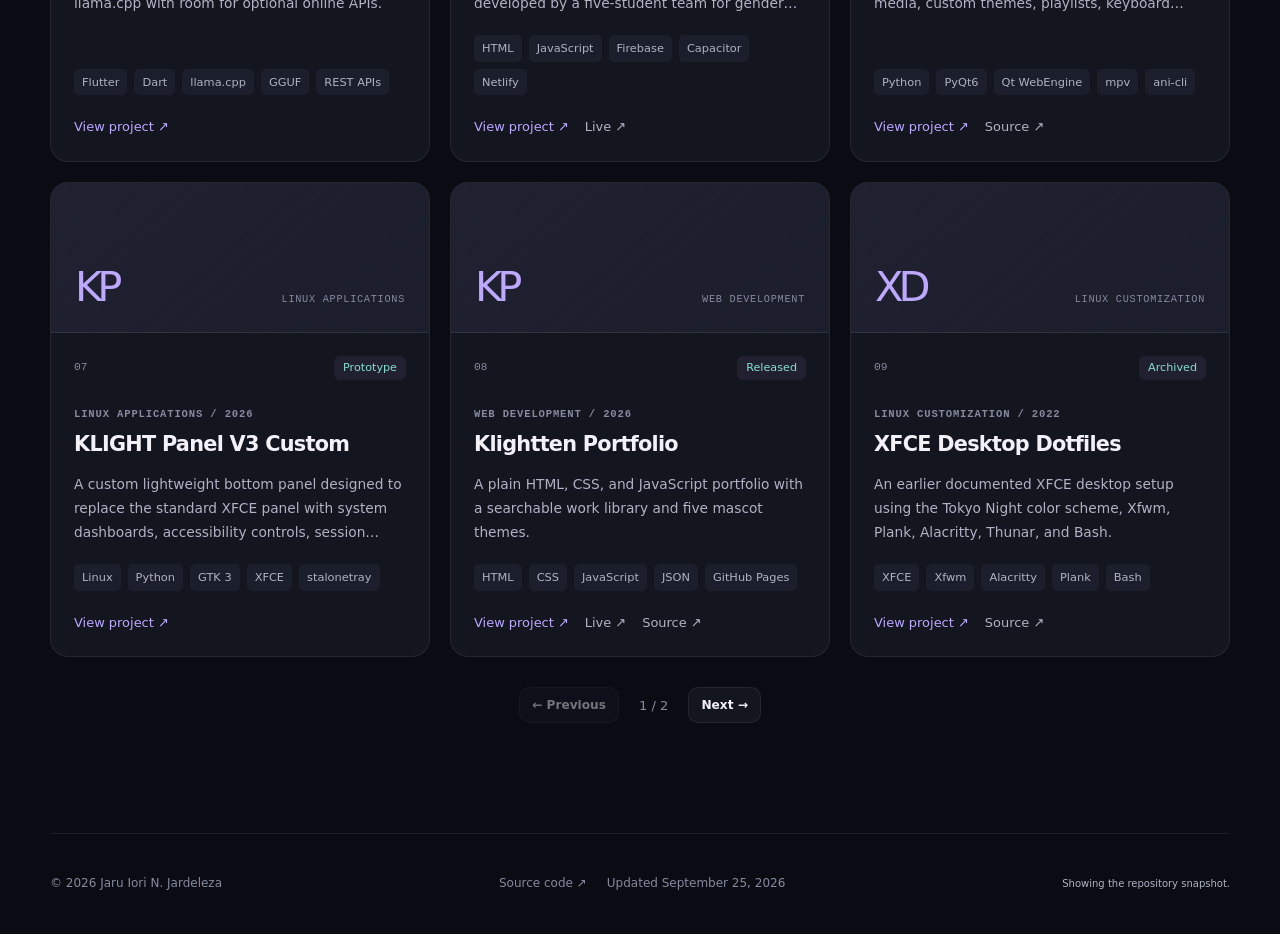
<file: docs/work.html>
<!doctype html>
<html lang="en" data-theme="neon-arcade">
  <head>
    <meta charset="utf-8" />
    <meta name="viewport" content="width=device-width, initial-scale=1" />
    <meta
      name="description"
      content="The work and learning journey of Jaru Iori N. Jardeleza. Cloud, Linux, web, mobile, and AI projects."
    />
    <meta name="theme-color" content="#0b0c13" />
    <meta name="referrer" content="strict-origin-when-cross-origin" />
    <meta
      http-equiv="Content-Security-Policy"
      content="default-src 'self'; script-src 'self'; style-src 'self'; img-src 'self' https: http:; connect-src 'self' https://equallearn-test-default-rtdb.firebaseio.com; object-src 'none'; base-uri 'self'; form-action 'none'"
    />
    <meta property="og:title" content="Work library — Klightten" />
    <meta
      property="og:description"
      content="Jaru Iori N. Jardeleza · BSIT student and aspiring cloud engineer."
    />
    <meta property="og:type" content="website" />
    <link rel="canonical" href="https://jardeleza0921.github.io/KLIGHTTEN-PORTFOLIO/work.html" />
    <title>Work library — Klightten</title>
    <link rel="icon" href="assets/images/favicon.svg" />
    <link rel="stylesheet" href="assets/css/theme.css" />
    <link rel="stylesheet" href="assets/css/portfolio.css" />
    <script type="module" src="assets/js/portfolio.js"></script>
  </head>
  <body data-page="work">
    <a class="skip-link" href="#main">Skip to content</a>
    <div class="container">
      <header class="site-header">
        <a class="brand" href="./" aria-label="Klightten home"
          ><span class="brand-mark">K</span>Klightten<span class="dim mono">/</span></a
        >
        <div class="nav-tools">
          <nav class="nav" aria-label="Main navigation">
            <a href="./">Home</a>
            <a href="work.html" aria-current="page">Work</a>
            <a href="about.html">About</a>
            <a href="contact.html">Contact</a>
          </nav>
          <div
            class="theme-picker"
            data-theme-picker
            role="group"
            aria-label="Klightten color theme"
          ></div>
        </div>
      </header>
      <p class="empty" data-load-notice role="alert" hidden></p>
      <noscript
        ><p class="empty">
          Enable JavaScript to load the project library. My source code and project notes are
          available on <a href="https://github.com/Jardeleza0921/KLIGHTTEN-PORTFOLIO">GitHub</a>.
        </p></noscript
      >
      <main id="main">
        <header class="page-heading">
          <p class="eyebrow">The work library / Klightten</p>
          <h1>Built. Tested.<br />Still learning.</h1>
          <p class="reading-copy">
            A collection of applications, experiments, and academic work. Open a project to see its
            context, technologies, and available source code.
          </p>
        </header>
        <section class="section" aria-label="Project library">
          <form class="filters" role="search">
            <label
              >Search projects<input
                id="search"
                type="search"
                placeholder="Linux, cloud, Flutter…"
                autocomplete="off"
            /></label>
            <label
              >Category<select id="category">
                <option value="">All categories</option>
              </select></label
            >
            <label
              >Status<select id="status">
                <option value="">All statuses</option>
              </select></label
            >
            <label
              >Order<select id="sort">
                <option value="curated">My curated order</option>
                <option value="title">Title A–Z</option>
                <option value="year">Newest year</option>
              </select></label
            >
          </form>
          <div class="results-toolbar">
            <span data-results aria-live="polite"></span
            ><button class="button small quiet" id="clear-filters" type="button">
              Clear filters
            </button>
          </div>
          <div class="project-grid" data-projects data-library>
            <p class="empty">Loading the library…</p>
          </div>
          <nav class="pagination" aria-label="Project pages">
            <button class="button small secondary" id="previous" type="button">← Previous</button
            ><span data-page-count aria-live="polite"></span
            ><button class="button small secondary" id="next" type="button">Next →</button>
          </nav>
        </section>
      </main>
      <footer class="site-footer">
        <p>© <span data-year>2026</span> <span data-profile="name">Jaru Iori N. Jardeleza</span></p>
        <nav aria-label="Footer">
          <a
            href="https://github.com/Jardeleza0921/KLIGHTTEN-PORTFOLIO"
            target="_blank"
            rel="noopener noreferrer"
            >Source code ↗</a
          ><span>Updated <span data-updated>September 2026</span></span>
        </nav>
      </footer>
    </div>
    <dialog data-project-dialog aria-labelledby="project-dialog-title">
      <div class="dialog-bar">
        <span class="eyebrow">Project notes</span
        ><button type="button" data-close-dialog aria-label="Close project">×</button>
      </div>
      <div class="dialog-body" data-project-detail></div>
    </dialog>
  </body>
</html>
</file>
<file: docs/assets/css/theme.css>
:root,
[data-theme='neon-arcade'] {
  color-scheme: dark;
  --bg: #0b0c13;
  --surface: #13151f;
  --surface-2: #1b1e2b;
  --text: #f2f1f8;
  --muted: #b0b3c4;
  --dim: #858a9f;
  --accent: #bca8ff;
  --accent-soft: #bca8ff14;
  --mint: #86dfce;
  --line: #ffffff13;
  --button-text: #161024;
  --radius: 18px;
  --mascot: '//  =  ^  w  ^  =  )';
  --bg-scrim: #0b0c1394;
  --bg-image: url('../images/backgrounds/cat-neon-arcade.webp');
  --bg-art:
    radial-gradient(940px 640px at 8% -12%, #bca8ff1f, transparent 68%),
    radial-gradient(820px 520px at 88% 2%, #86dfce18, transparent 64%),
    linear-gradient(var(--bg-scrim), var(--bg-scrim)),
    var(--bg-image),
    radial-gradient(720px 720px at 50% 116%, #6f5bff16, transparent 68%),
    repeating-linear-gradient(0deg, #ffffff0a 0 1px, transparent 1px 52px);
}
[data-theme='dark-mint'] {
  --bg: #0a110f;
  --surface: #121e18;
  --surface-2: #19291f;
  --text: #edf6ef;
  --muted: #acbeb0;
  --dim: #84998a;
  --accent: #a0dda5;
  --accent-soft: #a0dda516;
  --mint: #b5e8c3;
  --button-text: #112017;
  --bg-scrim: #0a110f96;
  --mascot: '!!  =  •  v  •  =  )';
  --bg-image: url('../images/backgrounds/bunny-dark-mint.webp');
  --bg-art:
    radial-gradient(900px 620px at 14% -10%, #a0dda520, transparent 66%),
    radial-gradient(760px 520px at 88% 2%, #b5e8c318, transparent 64%),
    linear-gradient(var(--bg-scrim), var(--bg-scrim)),
    var(--bg-image),
    radial-gradient(720px 720px at 50% 116%, #6ec8a516, transparent 68%),
    repeating-radial-gradient(circle at 50% 120%, #ffffff08 0 1px, transparent 1px 64px);
}
[data-theme='black-white'] {
  --bg: #0c0c0d;
  --surface: #171718;
  --surface-2: #222224;
  --text: #f3f3f3;
  --muted: #b5b5b8;
  --dim: #919196;
  --accent: #ededed;
  --accent-soft: #ffffff12;
  --mint: #c7c7ce;
  --button-text: #121214;
  --bg-scrim: #0c0c0d99;
  --mascot: '>>  =  ^  _  ^  =  )';
  --bg-image: url('../images/backgrounds/wolf-black-white.webp');
  --bg-art:
    radial-gradient(1000px 700px at 16% -14%, #ffffff16, transparent 62%),
    radial-gradient(720px 720px at 88% 106%, #ffffff0e, transparent 64%),
    linear-gradient(var(--bg-scrim), var(--bg-scrim)),
    var(--bg-image),
    linear-gradient(112deg, #ffffff10 0 15%, transparent 44%),
    repeating-linear-gradient(0deg, #ffffff08 0 1px, transparent 1px 68px);
}
[data-theme='crimson-red'] {
  --bg: #150e10;
  --surface: #211619;
  --surface-2: #302023;
  --text: #fff0f0;
  --muted: #cab1b5;
  --dim: #af9299;
  --accent: #ff9199;
  --accent-soft: #ff919912;
  --mint: #f7b89e;
  --button-text: #331014;
  --bg-scrim: #150e1094;
  --mascot: '//  =  >  v  <  =  )';
  --bg-image: url('../images/backgrounds/fox-crimson-red.webp');
  --bg-art:
    radial-gradient(940px 620px at 10% -10%, #ff919924, transparent 66%),
    radial-gradient(720px 520px at 90% 4%, #f7b89e16, transparent 64%),
    linear-gradient(var(--bg-scrim), var(--bg-scrim)),
    var(--bg-image),
    radial-gradient(700px 700px at 50% 118%, #ff5f6d16, transparent 68%),
    repeating-linear-gradient(135deg, #ffffff08 0 1px, transparent 1px 48px);
}
[data-theme='cream-coffee'] {
  color-scheme: light;
  --bg: #f4ece0;
  --surface: #fffaf2;
  --surface-2: #efe3d3;
  --text: #3b2b20;
  --muted: #6a5645;
  --dim: #7a6551;
  --accent: #8a5327;
  --accent-soft: #8a532716;
  --mint: #75563a;
  --line: #3b2b2021;
  --button-text: #fff8f0;
  --bg-scrim: #f4ece094;
  --mascot: '//  =  o  v  o  =  )';
  --bg-image: url('../images/backgrounds/dog-cream-coffee.webp');
  --bg-art:
    radial-gradient(920px 620px at 10% -10%, #b07a451a, transparent 62%),
    radial-gradient(760px 520px at 90% 2%, #dcc09a1a, transparent 60%),
    linear-gradient(var(--bg-scrim), var(--bg-scrim)),
    var(--bg-image),
    radial-gradient(680px 680px at 50% 116%, #8a532716, transparent 68%),
    repeating-linear-gradient(0deg, #3b2b2009 0 1px, transparent 1px 60px);
}
* {
  box-sizing: border-box;
}
h1,
h2,
h3,
p,
.status-pill,
.tags span {
  overflow-wrap: anywhere;
}
[hidden] {
  display: none !important;
}
html {
  scroll-behavior: smooth;
  scroll-padding-top: 90px;
}
body {
  margin: 0;
  font-family:
    Inter,
    ui-sans-serif,
    system-ui,
    -apple-system,
    BlinkMacSystemFont,
    'Segoe UI',
    sans-serif;
  color: var(--text);
  background: var(--bg);
  line-height: 1.6;
  transition:
    background-color 0.35s ease,
    color 0.35s ease;
}
/*
  Anime-inspired theme backgrounds, one per canonical Klightten theme.
  Coverage: the full-viewport background (raster 1920×1080) is the scrim and
  artwork layer, cropped with cover. The glow/pattern layers above add
  atmosphere and stay translucent so content readability remains high. Swap
  the artwork by replacing the file named after each theme in
  assets/images/backgrounds/ — no CSS change is needed. --bg-image holds the
  .webp slot; ui.js retargets it when a theme is replaced with .png or .jpg.
*/
body::before {
  content: '';
  position: fixed;
  inset: 0;
  z-index: -1;
  pointer-events: none;
  background-image: var(--bg-art);
  background-repeat: no-repeat, no-repeat, no-repeat, no-repeat, no-repeat, no-repeat;
  background-position: center, center, center, center, center, center;
  background-size: auto, auto, auto, cover, auto, auto;
}
/* The mascot identity of the active theme, kept faint and out of the way. */
body::after {
  content: var(--mascot);
  position: fixed;
  left: clamp(14px, 3vw, 30px);
  bottom: 18px;
  z-index: -1;
  pointer-events: none;
  color: var(--accent);
  font-family: ui-monospace, SFMono-Regular, Consolas, monospace;
  font-size: 0.7rem;
  letter-spacing: 0.16em;
  white-space: pre;
  opacity: 0.3;
  transition:
    color 0.35s ease,
    opacity 0.35s ease;
}
a {
  color: inherit;
  text-decoration: none;
}
button,
input,
textarea,
select {
  min-width: 0;
  font: inherit;
}
button,
select {
  cursor: pointer;
}
img {
  display: block;
  max-width: 100%;
}
button,
a,
input,
textarea,
select {
  -webkit-tap-highlight-color: transparent;
}
:focus-visible {
  outline: 2px solid var(--accent);
  outline-offset: 4px;
}
input,
textarea,
select {
  color: var(--text);
  border: 1px solid var(--line);
  background: var(--bg);
  border-radius: 10px;
  padding: 11px 13px;
  width: 100%;
}
textarea {
  resize: vertical;
  min-height: 110px;
}
input:focus,
textarea:focus,
select:focus {
  border-color: var(--accent);
}
button:disabled {
  opacity: 0.45;
  cursor: not-allowed;
}
::selection {
  background: var(--accent);
  color: var(--button-text);
}
.button {
  display: inline-flex;
  align-items: center;
  justify-content: center;
  gap: 8px;
  min-height: 44px;
  padding: 10px 19px;
  border: 1px solid transparent;
  border-radius: 10px;
  background: var(--accent);
  color: var(--button-text);
  font-size: 0.85rem;
  font-weight: 650;
  transition:
    background 0.15s,
    border-color 0.3s ease,
    color 0.3s ease,
    transform 0.15s;
}
.button:hover {
  transform: translateY(-1px);
}
.button:active {
  transform: translateY(0);
}
.secondary {
  background: var(--surface);
  border-color: var(--line);
  color: var(--text);
}
.quiet {
  background: transparent;
  border-color: var(--line);
  color: var(--muted);
}
.danger {
  background: #fe869510;
  color: #ff9da8;
  border-color: #ff9da844;
}
.small {
  min-height: 36px;
  padding: 6px 12px;
  font-size: 0.76rem;
}
.button-row {
  display: flex;
  align-items: center;
  flex-wrap: wrap;
  gap: 10px;
  margin-top: 25px;
}
.eyebrow,
.mono {
  font-family: ui-monospace, SFMono-Regular, Consolas, monospace;
}
.eyebrow {
  color: var(--accent);
  text-transform: uppercase;
  letter-spacing: 0.13em;
  font-size: 0.72rem;
  font-weight: 600;
}
.muted {
  color: var(--muted);
}
.dim {
  color: var(--dim);
}
.preserve-lines {
  white-space: pre-line;
}
.tags {
  display: flex;
  flex-wrap: wrap;
  gap: 7px;
}
.tags span {
  font-size: 0.71rem;
  color: var(--muted);
  background: var(--surface-2);
  border-radius: 5px;
  padding: 4px 8px;
}
.status-pill {
  display: inline-flex;
  align-items: center;
  color: var(--mint);
  background: var(--accent-soft);
  border-radius: 6px;
  padding: 4px 9px;
  font-size: 0.7rem;
  line-height: 1.5;
}
.brand {
  display: flex;
  align-items: center;
  gap: 11px;
  font-size: 1rem;
  font-weight: 730;
  letter-spacing: -0.035em;
}
.brand-mark {
  display: grid;
  place-items: center;
  width: 33px;
  height: 33px;
  border: 1px solid var(--accent);
  border-radius: 10px 10px 3px 10px;
  color: var(--accent);
  font-size: 1.1rem;
}
.skip-link {
  position: fixed;
  left: 12px;
  top: -90px;
  z-index: 100;
  background: var(--accent);
  color: var(--button-text);
  padding: 10px;
}
.skip-link:focus {
  top: 12px;
}
.sr-only {
  position: absolute;
  width: 1px;
  height: 1px;
  padding: 0;
  margin: -1px;
  overflow: hidden;
  clip: rect(0, 0, 0, 0);
  white-space: nowrap;
  border: 0;
}
dialog {
  width: min(690px, calc(100% - 28px));
  max-height: 90svh;
  background: var(--surface);
  color: var(--text);
  border: 1px solid var(--line);
  border-radius: 20px;
  padding: 0;
}
dialog::backdrop {
  background: #05060bba;
  backdrop-filter: blur(5px);
}
.dialog-body {
  padding: 32px;
}
.dialog-body h2 {
  font-size: 2rem;
  letter-spacing: -0.04em;
  line-height: 1.2;
  margin: 12px 0 20px;
}
.dialog-bar {
  display: flex;
  align-items: center;
  justify-content: space-between;
  padding: 16px 24px;
  border-bottom: 1px solid var(--line);
}
.dialog-bar button {
  border: 0;
  background: var(--surface-2);
  color: var(--text);
  width: 34px;
  height: 34px;
  border-radius: 8px;
  font-size: 1.2rem;
}
.reading-copy {
  color: var(--muted);
  line-height: 1.85;
  font-size: 0.96rem;
}
@media (max-width: 740px) {
  body::after {
    display: none;
  }
}
@media (prefers-reduced-motion: reduce) {
  *,
  *::before,
  *::after {
    scroll-behavior: auto !important;
    animation: none !important;
    transition: none !important;
  }
}
html[data-motion='false'],
html[data-motion='false'] *,
html[data-motion='false'] *::before,
html[data-motion='false'] *::after {
  scroll-behavior: auto !important;
  animation: none !important;
  transition: none !important;
}
</file>
<file: docs/assets/css/portfolio.css>
.container {
  width: min(1180px, calc(100% - 64px));
  margin-inline: auto;
}
.site-header {
  height: 86px;
  display: flex;
  align-items: center;
  justify-content: space-between;
  gap: 24px;
  border-bottom: 1px solid var(--line);
}
.nav {
  display: flex;
  gap: 29px;
  align-items: center;
  font-size: 0.85rem;
  color: var(--muted);
}
.nav a[aria-current='page'] {
  color: var(--text);
}
.nav a[aria-current='page']::after {
  content: '';
  display: block;
  height: 2px;
  background: var(--accent);
  margin-top: 5px;
  border-radius: 10px;
}
.nav a:hover {
  color: var(--accent);
}
.nav-tools {
  display: flex;
  gap: 12px;
  align-items: center;
}
/* Theme mascot badge in the header — the sticker for the active theme. */
.theme-mascot {
  flex: none;
  width: 36px;
  height: 36px;
  border-radius: 12px;
  background: var(--surface);
  border: 1px solid var(--line);
  object-fit: contain;
  padding: 2px;
  transition:
    border-color 0.3s ease,
    background-color 0.3s ease,
    transform 0.2s ease;
}
.theme-mascot:hover {
  border-color: var(--accent);
  transform: translateY(-1px);
}
/*
  The theme selector is the five Klightten mascots rather than a list of names,
  so a visitor picks a palette by identity. Theme names stay available on hover
  and through each button's accessible name.
*/
.theme-picker {
  display: flex;
  align-items: center;
  gap: 3px;
  padding: 3px;
  border: 1px solid var(--line);
  border-radius: 999px;
  background: var(--surface);
}
.theme-option {
  position: relative;
  display: grid;
  place-items: center;
  width: 34px;
  height: 34px;
  padding: 2px;
  border: 1px solid transparent;
  border-radius: 50%;
  background: transparent;
  transition:
    background-color 0.25s ease,
    border-color 0.25s ease,
    transform 0.2s ease;
}
.theme-option img {
  width: 26px;
  height: 26px;
  object-fit: contain;
  opacity: 0.5;
  transition:
    opacity 0.25s ease,
    transform 0.2s ease;
}
.theme-option:hover img {
  opacity: 0.85;
}
.theme-option[aria-pressed='true'] {
  border-color: var(--accent);
  background: var(--accent-soft);
}
.theme-option[aria-pressed='true'] img {
  opacity: 1;
}
@media (hover: hover) and (min-width: 741px) {
  .theme-option::after {
    content: attr(data-label);
    position: absolute;
    top: calc(100% + 10px);
    right: 0;
    z-index: 2;
    padding: 4px 9px;
    border: 1px solid var(--line);
    border-radius: 7px;
    background: var(--surface-2);
    color: var(--text);
    font-size: 0.7rem;
    white-space: nowrap;
    opacity: 0;
    pointer-events: none;
    transition: opacity 0.15s ease;
  }
  .theme-option:hover::after,
  .theme-option:focus-visible::after {
    opacity: 1;
  }
}
.hero {
  display: grid;
  grid-template-columns: 1.25fr 0.75fr;
  gap: 72px;
  align-items: center;
  padding: 96px 0 80px;
}
.hero .eyebrow {
  display: flex;
  align-items: center;
  gap: 9px;
}
.signal {
  height: 6px;
  width: 6px;
  background: var(--mint);
  border-radius: 50%;
}
.hero h1 {
  font-size: clamp(3.6rem, 6.6vw, 6.4rem);
  line-height: 1.02;
  font-weight: 620;
  letter-spacing: -0.075em;
  margin: 25px 0;
}
.hero h1 em {
  display: block;
  color: var(--accent);
  font-style: normal;
}
.hero-copy {
  min-width: 0;
}
.hero-intro {
  font-size: 1rem;
  color: var(--muted);
  max-width: 560px;
  line-height: 1.8;
}
.hero-identity {
  display: grid;
  gap: 6px;
}
.hero-role {
  margin: 0;
  font-size: 0.78rem;
  color: var(--dim);
  line-height: 1.6;
}
.hero-focus {
  display: flex;
  flex-wrap: wrap;
  gap: 8px;
  list-style: none;
  padding: 0;
  margin: 22px 0 0;
}
.hero-focus li {
  font-size: 0.74rem;
  color: var(--text);
  background: var(--surface);
  border: 1px solid var(--line);
  border-radius: 999px;
  padding: 6px 12px;
  line-height: 1.4;
}
.hero-goal {
  margin: 22px 0 0;
  font-size: 0.86rem;
  color: var(--muted);
  line-height: 1.75;
  max-width: 560px;
}
.hero-goal strong {
  color: var(--text);
  font-weight: 620;
}
.hero-profile {
  display: flex;
  align-items: center;
  gap: 18px;
}
.hero-profile .eyebrow {
  flex-wrap: wrap;
}
.profile-photo {
  flex: none;
  width: 100px;
  height: 100px;
  border: 1px solid var(--line);
  border-radius: 50%;
  background: var(--surface-2);
  object-fit: cover;
  box-shadow: 0 0 0 5px var(--accent-soft);
  transition:
    border-color 0.3s ease,
    box-shadow 0.3s ease;
}
.profile-photo:hover {
  border-color: var(--accent);
  box-shadow:
    0 0 0 5px var(--accent-soft),
    0 20px 40px -26px var(--accent);
}
.focus-card {
  position: relative;
  border: 1px solid var(--line);
  background: var(--surface);
  border-radius: 22px;
  overflow: hidden;
}
.focus-card .theme-mascot {
  position: absolute;
  top: 14px;
  right: 14px;
  z-index: 1;
  width: 76px;
  height: 76px;
  border-radius: 20px;
  transform: rotate(3deg);
  box-shadow: 0 16px 28px -18px #000;
}
.focus-card .theme-mascot:hover {
  transform: rotate(-2deg) translateY(-2px);
}
.focus-art {
  display: block;
  height: 200px;
  width: 100%;
  opacity: 0.8;
}
.focus-art img {
  display: block;
  width: 100%;
  height: 100%;
  object-fit: cover;
}
.focus-content {
  padding: 26px;
}
.focus-content h2 {
  font-size: 1.65rem;
  font-weight: 600;
  line-height: 1.2;
  letter-spacing: -0.04em;
  margin: 14px 0;
}
.focus-content .reading-copy {
  font-size: 0.81rem;
  margin: 0 0 23px;
}
.focus-footer {
  display: flex;
  align-items: center;
  justify-content: space-between;
  padding-top: 18px;
  border-top: 1px solid var(--line);
  color: var(--dim);
  font-size: 0.72rem;
}
.focus-footer a {
  color: var(--accent);
}
.meta-strip {
  display: grid;
  grid-template-columns: 1.3fr repeat(3, 1fr);
  border-block: 1px solid var(--line);
  padding: 22px 0;
  gap: 30px;
}
.meta-strip p {
  margin: 0;
  font-size: 0.74rem;
  color: var(--dim);
}
.meta-strip strong {
  display: block;
  color: var(--text);
  font-size: 1.05rem;
  font-weight: 520;
  margin-bottom: 4px;
}
.meta-strip .mono {
  color: var(--accent);
  font-size: 1.6rem;
}
.section {
  padding: 80px 0;
}
.section-head {
  display: flex;
  justify-content: space-between;
  align-items: end;
  gap: 24px;
  margin-bottom: 32px;
}
.section-head h2 {
  font-size: 2.2rem;
  letter-spacing: -0.055em;
  line-height: 1.2;
  margin: 9px 0 0;
  font-weight: 590;
}
.text-link {
  color: var(--accent);
  font-size: 0.8rem;
  white-space: nowrap;
}
.project-grid {
  display: grid;
  grid-template-columns: repeat(3, minmax(0, 1fr));
  gap: 20px;
}
.project-card {
  border: 1px solid var(--line);
  border-radius: var(--radius);
  overflow: hidden;
  background: var(--surface);
  transition:
    border-color 0.2s ease,
    box-shadow 0.2s ease,
    transform 0.2s ease;
  min-width: 0;
}
.project-card:hover {
  border-color: var(--accent);
  transform: translateY(-4px);
  box-shadow: 0 24px 45px -32px var(--accent);
}
.project-visual {
  position: relative;
  height: 150px;
  display: flex;
  justify-content: space-between;
  align-items: end;
  padding: 24px;
  background: linear-gradient(140deg, var(--accent-soft), var(--surface-2));
  border-bottom: 1px solid var(--line);
}
.project-visual img {
  position: absolute;
  inset: 0;
  width: 100%;
  height: 100%;
  object-fit: cover;
}
.project-monogram {
  font-size: 2.6rem;
  letter-spacing: -0.12em;
  line-height: 1;
  font-weight: 400;
  color: var(--accent);
}
.project-visual-label {
  font-family: ui-monospace, monospace;
  font-size: 0.64rem;
  color: var(--dim);
  text-transform: uppercase;
  letter-spacing: 0.07em;
  text-align: right;
  max-width: 140px;
}
.project-body {
  padding: 23px;
  display: flex;
  flex-direction: column;
  height: calc(100% - 150px);
}
.card-meta {
  display: flex;
  align-items: center;
  justify-content: space-between;
  gap: 12px;
  margin-bottom: 26px;
}
.card-meta > .mono {
  font-size: 0.7rem;
  color: var(--dim);
}
.project-body .eyebrow {
  font-size: 0.66rem;
  letter-spacing: 0.08em;
  margin: 0 0 8px;
}
.project-body h3 {
  font-size: 1.3rem;
  font-weight: 610;
  letter-spacing: -0.035em;
  margin: 0;
  line-height: 1.3;
}
.project-summary {
  color: var(--muted);
  font-size: 0.86rem;
  line-height: 1.75;
  display: -webkit-box;
  -webkit-line-clamp: 3;
  -webkit-box-orient: vertical;
  overflow: hidden;
  margin: 14px 0 20px;
}
.project-body .tags {
  margin-top: auto;
}
.project-actions {
  display: flex;
  align-items: center;
  flex-wrap: wrap;
  gap: 8px 16px;
  margin-top: 22px;
}
.project-open {
  background: transparent;
  color: var(--accent);
  padding: 0;
  border: 0;
  font-size: 0.81rem;
  transition:
    color 0.2s ease,
    transform 0.2s ease;
}
.project-open:hover {
  transform: translateX(3px);
}
.project-link {
  color: var(--muted);
  font-size: 0.81rem;
  transition:
    color 0.2s ease,
    transform 0.2s ease;
}
.project-link:hover {
  color: var(--accent);
  transform: translateX(3px);
}
.project-role {
  color: var(--muted);
  font-size: 0.82rem;
  line-height: 1.7;
  margin: 6px 0 20px;
  padding: 11px 13px;
  background: var(--accent-soft);
  border: 1px solid var(--line);
  border-radius: 10px;
}
.project-role .eyebrow {
  display: block;
  font-size: 0.68rem;
  margin-bottom: 5px;
}
.detail-head {
  display: flex;
  flex-wrap: wrap;
  align-items: baseline;
  gap: 10px;
}
.detail-head .eyebrow {
  flex-basis: 100%;
  margin: 0;
}
.detail-head h2 {
  margin: 8px 0 4px;
}
.detail-label {
  margin: 26px 0 9px;
}
.detail-note {
  align-self: center;
  color: var(--dim);
  font-size: 0.75rem;
}
.approach {
  display: grid;
  grid-template-columns: 1fr 1fr;
  gap: 80px;
  padding: 60px 0;
  border-block: 1px solid var(--line);
}
.approach h2 {
  font-weight: 520;
  font-size: 2.4rem;
  letter-spacing: -0.05em;
  line-height: 1.2;
}
.principle {
  display: grid;
  grid-template-columns: 36px 1fr;
  gap: 18px;
  padding: 18px 0;
  border-bottom: 1px solid var(--line);
}
.principle > span {
  color: var(--accent);
  font-family: ui-monospace, monospace;
  font-size: 0.74rem;
  padding-top: 4px;
}
.principle h3 {
  font-size: 0.92rem;
  font-weight: 570;
  margin: 0 0 6px;
}
.principle p {
  font-size: 0.84rem;
  color: var(--muted);
  margin: 0;
}
.closing {
  display: flex;
  justify-content: space-between;
  align-items: flex-start;
  gap: 30px;
  padding: 55px 0;
}
.closing > div:first-child {
  max-width: 620px;
}
.closing h2 {
  font-size: 2rem;
  letter-spacing: -0.04em;
  font-weight: 500;
  margin: 7px 0;
}
.closing .reading-copy {
  margin: 0;
  font-size: 0.9rem;
  max-width: 560px;
}
.closing .button-row {
  margin-top: 0;
  align-self: center;
}
.site-footer {
  display: flex;
  align-items: center;
  justify-content: space-between;
  gap: 20px;
  padding: 28px 0;
  border-top: 1px solid var(--line);
  font-size: 0.75rem;
  color: var(--dim);
}
.site-footer nav {
  display: flex;
  gap: 20px;
}
.page-heading {
  padding: 70px 0 35px;
}
.page-heading h1 {
  font-size: clamp(2.8rem, 6vw, 5rem);
  line-height: 1.05;
  letter-spacing: -0.065em;
  font-weight: 540;
  margin: 16px 0;
}
.page-heading .reading-copy {
  max-width: 650px;
}
.filters {
  display: grid;
  grid-template-columns: 1.6fr 1fr 1fr 1fr;
  gap: 10px;
  margin: 10px 0 14px;
}
.filters label {
  font-size: 0.74rem;
  color: var(--dim);
}
.filters input,
.filters select {
  display: block;
  margin-top: 5px;
  font-size: 0.79rem;
  min-height: 44px;
}
.results-toolbar {
  display: flex;
  justify-content: space-between;
  align-items: center;
  margin: 18px 0 25px;
  font-size: 0.78rem;
  color: var(--dim);
}
.pagination {
  display: flex;
  align-items: center;
  justify-content: center;
  gap: 20px;
  padding: 30px 0;
  color: var(--dim);
  font-size: 0.82rem;
}
.empty {
  grid-column: 1/-1;
  border: 1px dashed var(--line);
  border-radius: 16px;
  padding: 48px 24px;
  text-align: center;
  color: var(--muted);
}
.about-layout {
  display: grid;
  grid-template-columns: 0.65fr 1.35fr;
  gap: 70px;
  padding: 20px 0 70px;
}
.identity-card {
  position: relative;
  background: var(--surface);
  border: 1px solid var(--line);
  border-radius: var(--radius);
  padding: 28px;
  align-self: start;
}
.identity-card .theme-mascot {
  position: absolute;
  top: 18px;
  right: 18px;
  width: 68px;
  height: 68px;
  border-radius: 18px;
}
.identity-photo {
  width: 116px;
  height: 116px;
  margin-bottom: 26px;
}
.identity-card h2 {
  font-size: 1.4rem;
  line-height: 1.3;
  letter-spacing: -0.025em;
}
.identity-card p {
  color: var(--muted);
  font-size: 0.87rem;
}
.skills-grid {
  display: grid;
  grid-template-columns: repeat(4, 1fr);
  gap: 16px;
}
.skill-block {
  border-top: 1px solid var(--accent);
  padding: 20px 0;
}
.skill-block h3 {
  font-size: 0.95rem;
  font-weight: 540;
}
.skill-block ul {
  list-style: none;
  padding: 0;
  font-size: 0.86rem;
  color: var(--muted);
  line-height: 2;
}
.journey {
  display: grid;
  gap: 0;
}
.journey-row {
  display: grid;
  grid-template-columns: 160px 1fr;
  gap: 32px;
  border-top: 1px solid var(--line);
  padding: 24px 0;
}
.journey-row h3 {
  margin: 0 0 8px;
  font-size: 1.1rem;
  font-weight: 520;
}
.journey-row p {
  margin: 0;
  max-width: 680px;
}
/*
  Motion: entrance, scroll reveal, and hover feedback only. Every animation
  starts from a hidden keyframe, so content stays visible on its own when the
  reduced-motion rules in theme.css switch animations off.
*/
@keyframes rise {
  from {
    opacity: 0;
    transform: translate3d(0, 16px, 0);
  }
}
@keyframes fade-in {
  from {
    opacity: 0;
  }
}
@keyframes portrait-in {
  from {
    opacity: 0;
    transform: scale(0.94);
  }
}
@media (prefers-reduced-motion: no-preference) {
  .site-header {
    animation: fade-in 0.5s ease both;
  }
  .hero .eyebrow {
    animation: rise 0.6s cubic-bezier(0.22, 0.7, 0.3, 1) 0.05s both;
  }
  .hero-role {
    animation: fade-in 0.8s ease 0.12s both;
  }
  .hero h1 {
    animation: rise 0.75s cubic-bezier(0.22, 0.7, 0.3, 1) 0.12s both;
  }
  .hero-intro {
    animation: rise 0.75s cubic-bezier(0.22, 0.7, 0.3, 1) 0.18s both;
  }
  .hero-focus {
    animation: rise 0.7s cubic-bezier(0.22, 0.7, 0.3, 1) 0.24s both;
  }
  .hero-goal {
    animation: rise 0.7s cubic-bezier(0.22, 0.7, 0.3, 1) 0.3s both;
  }
  .hero .button-row {
    animation: rise 0.75s cubic-bezier(0.22, 0.7, 0.3, 1) 0.36s both;
  }
  .focus-card {
    animation: rise 0.85s cubic-bezier(0.22, 0.7, 0.3, 1) 0.18s both;
  }
  .profile-photo {
    animation: portrait-in 0.8s cubic-bezier(0.22, 0.7, 0.3, 1) 0.08s both;
  }
  [data-reveal] {
    animation: rise 0.7s cubic-bezier(0.22, 0.7, 0.3, 1) both;
  }
}
/* Theme switching stays smooth on the surfaces that carry theme colors. */
.focus-card,
.identity-card,
.tags span,
.status-pill,
.site-header,
.site-footer,
input,
select,
textarea {
  transition:
    background-color 0.3s ease,
    border-color 0.3s ease,
    color 0.3s ease;
}
@media (max-width: 1000px) {
  .hero {
    gap: 35px;
  }
  .project-grid {
    grid-template-columns: repeat(2, minmax(0, 1fr));
  }
  .skills-grid {
    grid-template-columns: repeat(2, 1fr);
  }
}
@media (max-width: 740px) {
  .container {
    width: calc(100% - 36px);
  }
  .site-header {
    flex-wrap: wrap;
    height: auto;
    padding: 20px 0;
    gap: 18px;
  }
  .nav-tools {
    width: 100%;
    flex-wrap: wrap;
    justify-content: space-between;
    gap: 12px;
  }
  .nav {
    gap: 22px;
  }
  .theme-picker {
    margin-left: auto;
  }
  .theme-option {
    width: 32px;
    height: 32px;
  }
  .theme-option img {
    width: 24px;
    height: 24px;
  }
  .hero {
    grid-template-columns: 1fr;
    padding: 56px 0 42px;
  }
  .hero h1 {
    font-size: clamp(3.4rem, 12vw, 5rem);
  }
  .focus-art {
    height: 160px;
  }
  .focus-card {
    max-width: 100%;
  }
  .focus-card .theme-mascot {
    width: 62px;
    height: 62px;
  }
  .meta-strip {
    grid-template-columns: 1fr 1fr;
    gap: 20px;
  }
  .section {
    padding: 50px 0;
  }
  .section-head h2 {
    font-size: 1.8rem;
  }
  .approach,
  .about-layout {
    grid-template-columns: 1fr;
    gap: 25px;
  }
  .filters {
    grid-template-columns: 1fr 1fr;
  }
  .closing,
  .site-footer {
    align-items: flex-start;
    flex-direction: column;
  }
  .closing .button-row {
    align-self: stretch;
  }
  .page-heading {
    padding-top: 48px;
  }
}
@media (max-width: 480px) {
  .project-grid {
    grid-template-columns: 1fr;
  }
  .skills-grid {
    grid-template-columns: 1fr;
  }
  .journey-row {
    grid-template-columns: 1fr;
    gap: 12px;
  }
  .section-head {
    flex-wrap: wrap;
  }
  .hero-profile .profile-photo {
    width: 84px;
    height: 84px;
  }
  .hero-focus li {
    font-size: 0.64rem;
  }
  .dialog-body {
    padding: 22px;
  }
}
</file>
<file: docs/admin/assets/css/admin.css>
body {
  min-height: 100vh;
  background: var(--bg);
}
[hidden] {
  display: none !important;
}
.auth-panel {
  min-height: 100svh;
  display: grid;
  place-items: center;
  padding: 30px 18px;
  background: radial-gradient(ellipse at top, var(--accent-soft), transparent 65%);
}
.auth-card {
  width: min(100%, 480px);
  padding: clamp(24px, 5vw, 44px);
}
.auth-card .brand {
  margin-bottom: 36px;
}
.auth-card h1 {
  font-size: clamp(1.8rem, 4vw, 2.6rem);
  line-height: 1.15;
  margin: 12px 0 18px;
}
.auth-card form {
  display: grid;
  gap: 18px;
  margin-top: 28px;
}
.auth-card form .button {
  width: 100%;
}
.auth-card input:not([type='checkbox']) {
  width: 100%;
}
.auth-note {
  color: var(--dim);
  font-size: 0.75rem;
  line-height: 1.7;
}
.auth-message {
  min-height: 2.5em;
  font-size: 0.84rem;
  margin-top: 20px;
  overflow-wrap: anywhere;
}
.auth-message[data-tone='error'] {
  color: var(--text);
  border-left: 3px solid var(--accent);
  padding-left: 12px;
}
.publish-card {
  border-color: var(--accent);
}
.admin-status {
  flex-wrap: wrap;
}
button:disabled {
  opacity: 0.55;
  cursor: wait;
}
.admin-shell {
  display: grid;
  grid-template-columns: 240px 1fr;
  min-height: 100vh;
}
.sidebar {
  position: sticky;
  top: 0;
  height: 100vh;
  padding: 28px 20px;
  border-right: 1px solid var(--line);
  background: var(--surface);
  display: flex;
  flex-direction: column;
}
.sidebar .brand {
  margin: 0 8px 32px;
}
.admin-nav {
  display: grid;
  gap: 5px;
}
.admin-nav button {
  display: flex;
  gap: 12px;
  align-items: center;
  width: 100%;
  padding: 11px 12px;
  border: 0;
  border-radius: 9px;
  background: transparent;
  color: var(--muted);
  text-align: left;
  font-size: 0.81rem;
}
.admin-nav button:hover {
  background: var(--surface-2);
  color: var(--text);
}
.admin-nav button[aria-current='page'] {
  background: var(--accent-soft);
  color: var(--accent);
}
.nav-number {
  font:
    600 0.55rem ui-monospace,
    monospace;
  color: var(--dim);
}
.sidebar-footer {
  margin-top: auto;
  padding: 18px 9px 0;
  border-top: 1px solid var(--line);
  font-size: 0.67rem;
  color: var(--dim);
}
.local-light {
  display: inline-block;
  width: 6px;
  height: 6px;
  background: var(--mint);
  border-radius: 50%;
  margin-right: 7px;
}
.admin-main {
  min-width: 0;
}
.admin-header {
  position: sticky;
  z-index: 10;
  top: 0;
  min-height: 73px;
  height: auto;
  display: flex;
  align-items: center;
  justify-content: space-between;
  gap: 15px;
  padding: 12px 34px;
  border-bottom: 1px solid var(--line);
  background: color-mix(in srgb, var(--bg) 88%, transparent);
  backdrop-filter: blur(15px);
}
.admin-header h1 {
  font-size: 0.9rem;
  margin: 0;
  font-weight: 600;
}
.admin-header .eyebrow {
  margin: 0;
}
.connection-field {
  margin-top: 16px !important;
}
.preview-dialog {
  width: min(1100px, calc(100% - 32px));
}
.preview-dialog h1 {
  font-size: 2.6rem;
  line-height: 1.2;
  letter-spacing: -0.05em;
}
.toolbar select {
  width: auto;
  max-width: 180px;
}
.admin-status {
  display: flex;
  flex-wrap: wrap;
  justify-content: flex-end;
  align-items: center;
  gap: 10px;
  color: var(--dim);
  font-size: 0.7rem;
}
details > summary {
  cursor: pointer;
  color: var(--text);
  font-weight: 600;
}
details[open] > summary {
  margin-bottom: 16px;
}
[data-public-json] {
  font:
    0.75rem/1.6 ui-monospace,
    monospace;
  resize: vertical;
}
.admin-content {
  width: min(1050px, calc(100% - 68px));
  margin: 0 auto;
  padding: 50px 0 80px;
}
.admin-panel > header {
  display: flex;
  align-items: end;
  justify-content: space-between;
  gap: 20px;
  margin-bottom: 28px;
}
.admin-panel > header h2 {
  font-size: 2rem;
  line-height: 1.2;
  letter-spacing: -0.045em;
  font-weight: 580;
  margin: 7px 0 0;
}
.admin-panel > header p {
  margin: 0;
}
.stats {
  display: grid;
  grid-template-columns: repeat(4, 1fr);
  gap: 12px;
  margin-bottom: 28px;
}
.stat {
  padding: 20px;
  background: var(--surface);
  border: 1px solid var(--line);
  border-radius: 14px;
}
.stat strong {
  display: block;
  font:
    500 1.7rem ui-monospace,
    monospace;
  color: var(--accent);
}
.stat span {
  color: var(--dim);
  font-size: 0.66rem;
}
.card {
  background: var(--surface);
  border: 1px solid var(--line);
  border-radius: 16px;
  padding: 24px;
}
.card h3 {
  font-size: 0.95rem;
  margin: 0 0 8px;
}
.card p {
  color: var(--muted);
  font-size: 0.78rem;
  margin: 0;
}
.card-grid {
  display: grid;
  grid-template-columns: repeat(2, minmax(0, 1fr));
  gap: 14px;
}
.toolbar {
  display: flex;
  align-items: center;
  gap: 9px;
  margin-bottom: 18px;
  flex-wrap: wrap;
}
.toolbar input[type='search'] {
  flex: 1;
  min-width: 240px;
}
.project-list {
  display: grid;
  gap: 9px;
}
.admin-project {
  display: grid;
  grid-template-columns: 46px 1fr auto;
  gap: 15px;
  align-items: center;
  padding: 16px;
  background: var(--surface);
  border: 1px solid var(--line);
  border-radius: 13px;
}
.order {
  display: grid;
  place-items: center;
  height: 40px;
  background: var(--surface-2);
  border-radius: 9px;
  color: var(--dim);
  font-size: 0.65rem;
}
.admin-project h3 {
  font-size: 0.9rem;
  margin: 0 0 4px;
}
.admin-project p {
  font-size: 0.66rem;
  color: var(--dim);
  margin: 0;
}
.admin-actions {
  display: flex;
  align-items: center;
  gap: 5px;
}
.admin-actions button {
  padding: 7px 9px;
  min-height: 32px;
}
.form-grid {
  display: grid;
  grid-template-columns: repeat(2, minmax(0, 1fr));
  gap: 16px;
}
.field {
  display: grid;
  gap: 6px;
}
.field.wide {
  grid-column: 1/-1;
}
.field label {
  color: var(--muted);
  font-size: 0.7rem;
}
.field small {
  color: var(--dim);
  font-size: 0.62rem;
}
.check {
  display: flex;
  align-items: center;
  gap: 9px;
  font-size: 0.76rem;
  color: var(--muted);
}
.check input {
  width: auto;
}
.form-footer {
  display: flex;
  justify-content: flex-end;
  gap: 9px;
  margin-top: 25px;
  padding-top: 20px;
  border-top: 1px solid var(--line);
}
.stack {
  display: grid;
  gap: 14px;
}
.settings-row {
  display: grid;
  grid-template-columns: 1fr minmax(220px, 0.8fr);
  gap: 30px;
  align-items: center;
  padding: 18px 0;
  border-bottom: 1px solid var(--line);
}
.settings-row h3 {
  margin: 0;
  font-size: 0.85rem;
}
.settings-row p {
  margin: 4px 0 0;
  color: var(--dim);
  font-size: 0.68rem;
}
.connection-card {
  display: grid;
  grid-template-columns: 1fr 1fr;
  gap: 20px;
}
.code-value {
  white-space: pre-wrap;
  display: block;
  padding: 10px 12px;
  background: var(--bg);
  color: var(--muted);
  border-radius: 9px;
  font-size: 0.7rem;
  overflow: auto;
}
.publish-state {
  padding: 14px;
  border-left: 3px solid var(--accent);
  background: var(--accent-soft);
  color: var(--muted);
  font-size: 0.75rem;
  margin: 18px 0;
}
.notice {
  position: fixed;
  right: 20px;
  bottom: 20px;
  z-index: 100;
  max-width: 400px;
  padding: 13px 18px;
  border: 1px solid var(--line);
  border-radius: 10px;
  background: var(--surface-2);
  color: var(--text);
  box-shadow: 0 18px 50px #0008;
  font-size: 0.76rem;
}
.notice[data-tone='error'] {
  border-color: #ff8d9944;
  color: #ffadb6;
}
.local-block {
  min-height: 100vh;
  display: grid;
  place-items: center;
  padding: 30px;
}
.local-block .card {
  max-width: 600px;
}
.learning-card {
  display: grid;
  grid-template-columns: 1fr 1.4fr auto;
  gap: 12px;
  align-items: start;
}
@media (max-width: 850px) {
  .admin-shell {
    grid-template-columns: 78px 1fr;
  }
  .sidebar {
    padding: 25px 12px;
  }
  .sidebar .brand {
    justify-content: center;
    margin-inline: 0;
  }
  .sidebar .brand > span:last-child,
  .admin-nav button > span:not(.nav-number),
  .sidebar-footer {
    display: none;
  }
  .admin-nav button {
    justify-content: center;
  }
  .admin-content {
    width: calc(100% - 36px);
  }
  .stats {
    grid-template-columns: repeat(2, 1fr);
  }
  .connection-card {
    grid-template-columns: 1fr;
  }
}
@media (max-width: 600px) {
  .admin-shell {
    display: block;
  }
  .sidebar {
    position: fixed;
    z-index: 30;
    top: auto;
    right: 0;
    bottom: 0;
    left: 0;
    width: auto;
    height: 65px;
    padding: 8px;
    border: 1px solid var(--line);
  }
  .sidebar .brand,
  .sidebar-footer {
    display: none;
  }
  .admin-nav {
    display: flex;
    overflow: auto;
  }
  .admin-nav button {
    min-width: 48px;
    padding: 9px;
  }
  .admin-header {
    padding: 0 18px;
  }
  .admin-header .button {
    display: none;
  }
  .admin-content {
    padding: 35px 0 100px;
  }
  .stats,
  .card-grid,
  .form-grid {
    grid-template-columns: 1fr;
  }
  .field.wide {
    grid-column: auto;
  }
  .admin-project {
    min-width: 0;
    grid-template-columns: 38px 1fr;
  }
  .admin-actions {
    grid-column: 1/-1;
    justify-content: flex-end;
  }
  .settings-row,
  .learning-card {
    grid-template-columns: 1fr;
    gap: 12px;
  }
}
@media (max-width: 850px) and (min-width: 601px) {
  .admin-nav button > span:not(.nav-number) {
    display: block;
    font-size: 0.55rem;
    text-align: center;
  }
  .admin-nav button {
    flex-direction: column;
    gap: 4px;
    padding: 9px 2px;
  }
}
@media (max-width: 600px) {
  .admin-header .button {
    display: inline-flex;
  }
  .admin-status > span {
    display: none;
  }
  .admin-nav button {
    min-width: 52px;
    padding: 7px 3px;
  }
  .admin-nav button > span:not(.nav-number) {
    display: block;
    font-size: 0.57rem;
    text-align: center;
  }
  .nav-number {
    display: none;
  }
  .notice {
    bottom: 80px;
    left: 18px;
    right: 18px;
  }
  .preview-dialog h1 {
    font-size: 1.8rem;
  }
}
</file>
